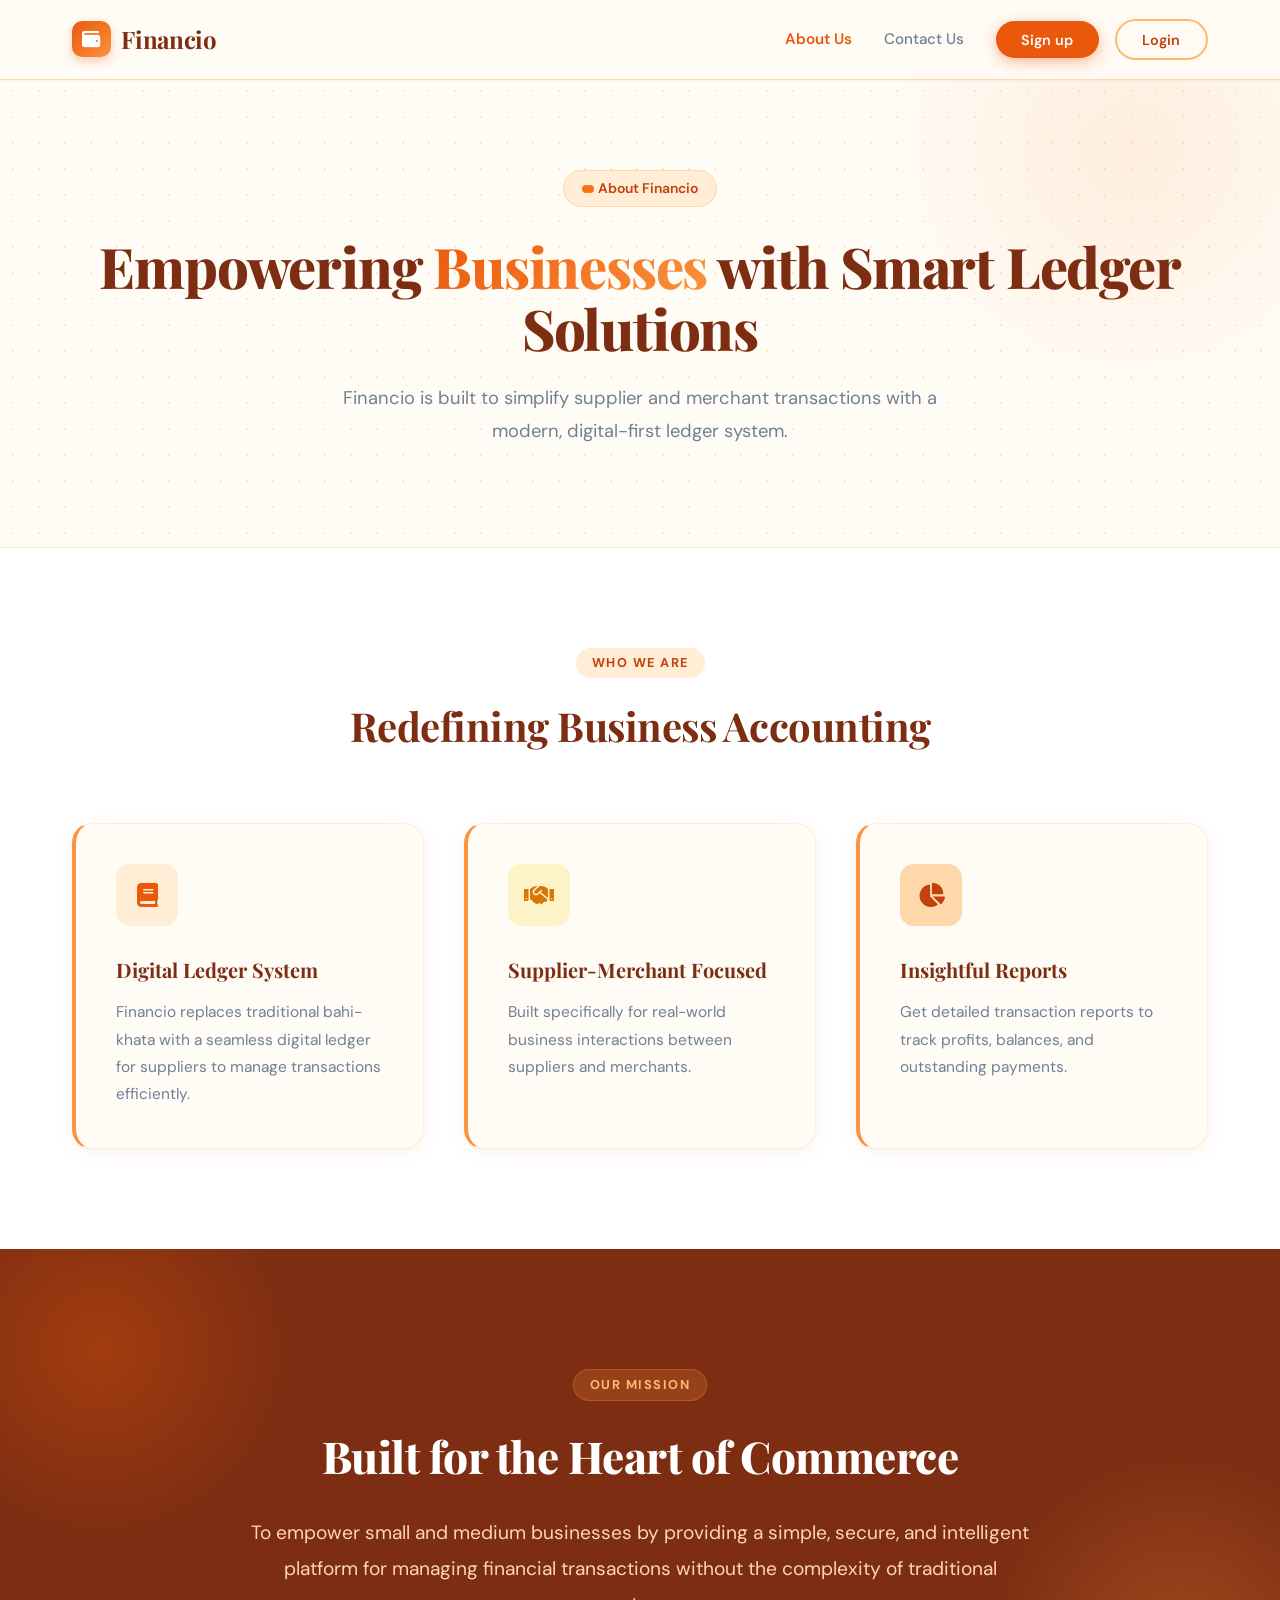
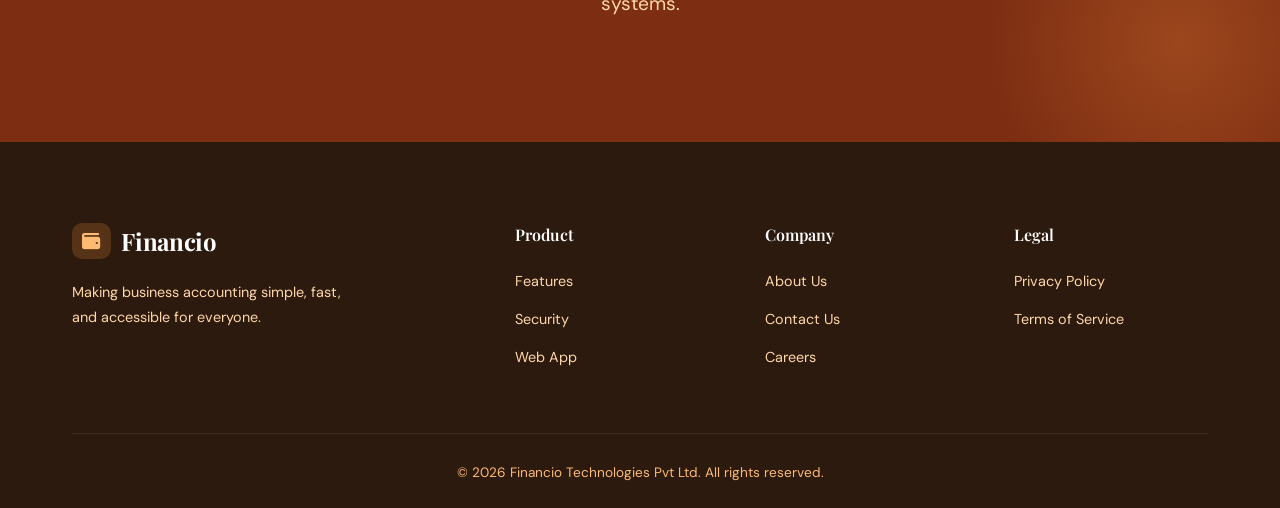
<file: financio/frontend/about/index.html>
<!DOCTYPE html>
<html lang="en">
<head>
    <meta charset="UTF-8">
    <meta name="viewport" content="width=device-width, initial-scale=1.0">
    <title>About Us - Financio</title>
    <link rel="preconnect" href="https://fonts.googleapis.com">
    <link rel="preconnect" href="https://fonts.gstatic.com" crossorigin>
    <link href="https://fonts.googleapis.com/css2?family=Playfair+Display:wght@500;600;700;800&family=DM+Sans:wght@300;400;500;600;700&display=swap" rel="stylesheet">
    <link rel="stylesheet" href="https://cdnjs.cloudflare.com/ajax/libs/font-awesome/6.0.0/css/all.min.css">
    <link rel="stylesheet" href="style.css">
</head>

<body>

    <nav>
        <div class="container flex justify-between items-center" style="width:100%;">
            <a href="../landingpage/index.html" class="logo">
                <div class="logo-icon"><i class="fas fa-wallet"></i></div>
                <span class="logo-text">Financio</span>
            </a>

            <div class="nav-links">
                <a href="../about/index.html" class="nav-link active-link">About Us</a>
                <a href="../contact/index.html" class="nav-link">Contact Us</a>

                <div id="auth-logged-out" style="display: flex; gap: 1rem; align-items: center;">
                    <a href="../signup/index.html"><button class="btn-nav">Sign up</button></a>
                    <a href="../login/index.html"><button class="btn-nav btn-outline">Login</button></a>
                </div>

                <div id="auth-logged-in" style="display: none; gap: 1rem; align-items: center;">
                    <a href="../main/index.html"><button class="btn-nav">Dashboard</button></a>
                    <button onclick="logoutUser()" class="btn-nav btn-outline">Logout</button>
                </div>
            </div>
        </div>
    </nav>

    <section class="hero">
        <div class="hero-bg-pattern"></div>
        <div class="container text-center fade-in-up" style="position:relative;z-index:1;">
            <div class="badge">
                <div class="dot-ping"></div> About Financio
            </div>
            <h1 class="hero-title">
                Empowering <span class="gradient-text">Businesses</span> with Smart Ledger Solutions
            </h1>
            <p class="hero-desc">
                Financio is built to simplify supplier and merchant transactions with a modern, digital-first ledger system.
            </p>
        </div>
    </section>

    <section class="features">
        <div class="container">
            <div class="section-header">
                <span class="section-tag">WHO WE ARE</span>
                <h3 class="section-title">Redefining Business Accounting</h3>
            </div>

            <div class="features-grid">
                <div class="feature-card">
                    <div class="icon-box" style="background: #ffedd5; color: #ea580c;">
                        <i class="fas fa-book"></i>
                    </div>
                    <h4>Digital Ledger System</h4>
                    <p class="feature-text">
                        Financio replaces traditional bahi-khata with a seamless digital ledger for suppliers to manage transactions efficiently.
                    </p>
                </div>

                <div class="feature-card">
                    <div class="icon-box" style="background: #fef3c7; color: #d97706;">
                        <i class="fas fa-handshake"></i>
                    </div>
                    <h4>Supplier-Merchant Focused</h4>
                    <p class="feature-text">
                        Built specifically for real-world business interactions between suppliers and merchants.
                    </p>
                </div>

                <div class="feature-card">
                    <div class="icon-box" style="background: #fed7aa; color: #c2410c;">
                        <i class="fas fa-chart-pie"></i>
                    </div>
                    <h4>Insightful Reports</h4>
                    <p class="feature-text">
                        Get detailed transaction reports to track profits, balances, and outstanding payments.
                    </p>
                </div>
            </div>
        </div>
    </section>

    <section class="mission-section">
        <div class="mission-glow mission-glow-left"></div>
        <div class="mission-glow mission-glow-right"></div>
        <div class="container text-center" style="position:relative;z-index:1;">
            <span class="mission-tag">OUR MISSION</span>
            <h2 class="mission-title">Built for the Heart of Commerce</h2>
            <p class="mission-desc">
                To empower small and medium businesses by providing a simple, secure, and intelligent
                platform for managing financial transactions without the complexity of traditional systems.
            </p>
        </div>
    </section>

    <footer>
        <div class="container">
            <div class="footer-grid">
                <div class="footer-col brand-col">
                    <div class="logo footer-logo">
                        <div class="logo-icon logo-icon-light"><i class="fas fa-wallet"></i></div>
                        <span class="logo-text" style="color:#fff;">Financio</span>
                    </div>
                    <p class="footer-desc">
                        Making business accounting simple, fast, and accessible for everyone.
                    </p>
                </div>

                <div class="footer-col">
                    <h6>Product</h6>
                    <ul class="footer-links">
                        <li><a href="../landingpage/index.html#features">Features</a></li>
                        <li><a href="#">Security</a></li>
                        <li><a href="#">Web App</a></li>
                    </ul>
                </div>

                <div class="footer-col">
                    <h6>Company</h6>
                    <ul class="footer-links">
                        <li><a href="../about/index.html">About Us</a></li>
                        <li><a href="../contact/index.html">Contact Us</a></li>
                        <li><a href="#">Careers</a></li>
                    </ul>
                </div>

                <div class="footer-col">
                    <h6>Legal</h6>
                    <ul class="footer-links">
                        <li><a href="#">Privacy Policy</a></li>
                        <li><a href="#">Terms of Service</a></li>
                    </ul>
                </div>
            </div>

            <div class="footer-bottom">
                <p>&copy; 2026 Financio Technologies Pvt Ltd. All rights reserved.</p>
            </div>
        </div>
    </footer>

    <script>
        document.addEventListener('DOMContentLoaded', () => {
            const token = localStorage.getItem('financioToken');
            const loggedOutDiv = document.getElementById('auth-logged-out');
            const loggedInDiv = document.getElementById('auth-logged-in');

            if (token) {
                if (loggedOutDiv) loggedOutDiv.style.display = 'none';
                if (loggedInDiv) loggedInDiv.style.display = 'flex';
            } else {
                if (loggedOutDiv) loggedOutDiv.style.display = 'flex';
                if (loggedInDiv) loggedInDiv.style.display = 'none';
            }
        });

        function logoutUser() {
            localStorage.removeItem('financioToken');
            window.location.reload();
        }
    </script>
</body>
</html>
</file>
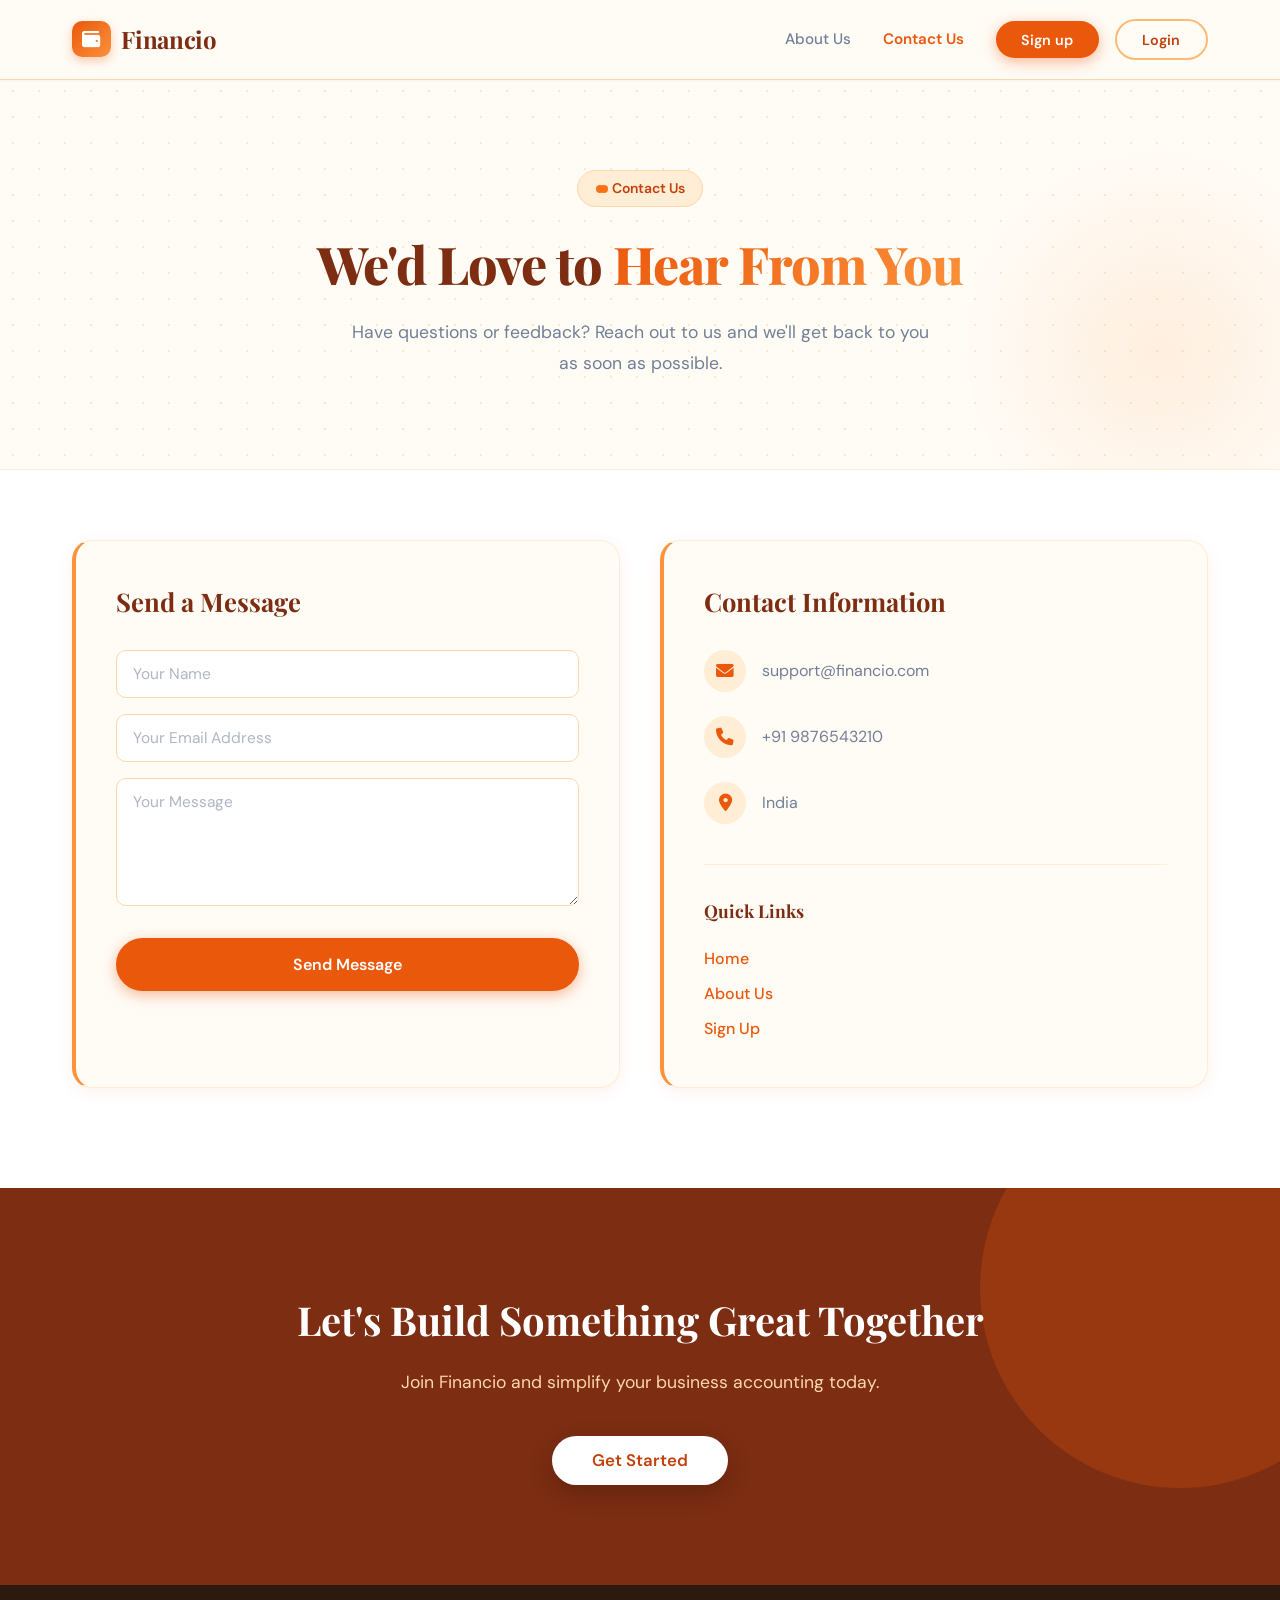
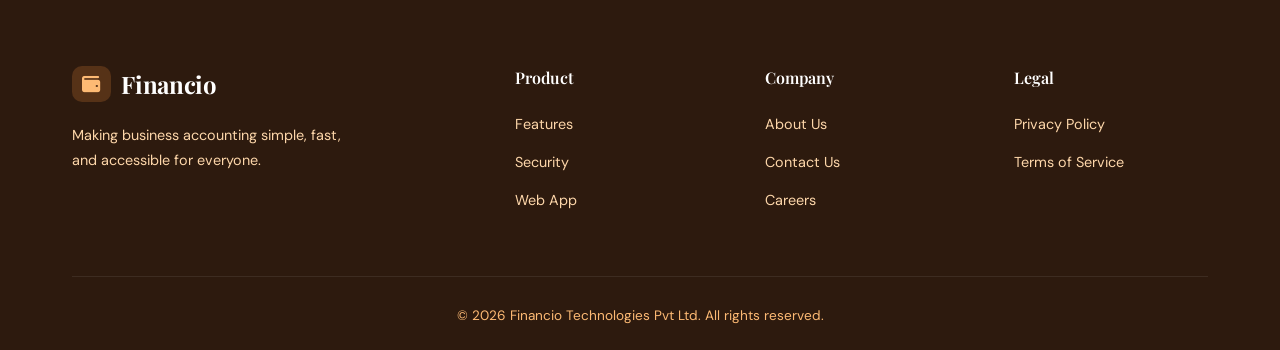
<file: financio/frontend/contact/index.html>
<!DOCTYPE html>
<html lang="en">
<head>
    <meta charset="UTF-8">
    <meta name="viewport" content="width=device-width, initial-scale=1.0">
    <title>Contact Us - Financio</title>
    <link rel="preconnect" href="https://fonts.googleapis.com">
    <link rel="preconnect" href="https://fonts.gstatic.com" crossorigin>
    <link href="https://fonts.googleapis.com/css2?family=Playfair+Display:wght@500;600;700;800&family=DM+Sans:wght@300;400;500;600;700&display=swap" rel="stylesheet">
    <link rel="stylesheet" href="https://cdnjs.cloudflare.com/ajax/libs/font-awesome/6.0.0/css/all.min.css">
    <link rel="stylesheet" href="style.css">
</head>

<body>

    <nav>
        <div class="container flex justify-between items-center w-full">
            <a href="../landingpage/index.html" class="logo">
                <div class="logo-icon"><i class="fas fa-wallet"></i></div>
                <span class="logo-text">Financio</span>
            </a>

            <div class="nav-links">
                <a href="../about/index.html" class="nav-link">About Us</a>
                <a href="../contact/index.html" class="nav-link active-link">Contact Us</a>

                <div id="auth-logged-out" style="display: flex; gap: 1rem; align-items: center;">
                    <a href="../signup/index.html"><button class="btn-nav">Sign up</button></a>
                    <a href="../login/index.html"><button class="btn-nav btn-outline">Login</button></a>
                </div>

                <div id="auth-logged-in" style="display: none; gap: 1rem; align-items: center;">
                    <a href="../main/index.html"><button class="btn-nav">Dashboard</button></a>
                    <button onclick="logoutUser()" class="btn-nav btn-outline">Logout</button>
                </div>
            </div>
        </div>
    </nav>

    <section class="hero">
        <div class="hero-bg-pattern"></div>
        <div class="container text-center fade-in-up" style="position:relative;z-index:1;">
            <div class="badge">
                <div class="dot-ping"></div> Contact Us
            </div>
            <h1 class="hero-title">
                We'd Love to <span class="gradient-text">Hear From You</span>
            </h1>
            <p class="hero-desc">
                Have questions or feedback? Reach out to us and we'll get back to you as soon as possible.
            </p>
        </div>
    </section>

    <section class="features">
        <div class="container">
            <div class="features-grid">

                <div class="feature-card">
                    <h3 class="card-title">Send a Message</h3>
                    <form onsubmit="event.preventDefault(); alert('Message sent!');">
                        <input type="text" class="input-field" placeholder="Your Name" required>
                        <input type="email" class="input-field" placeholder="Your Email Address" required>
                        <textarea class="input-field textarea-field" placeholder="Your Message" rows="5" required></textarea>
                        <button type="submit" class="btn-nav btn-submit">
                            Send Message
                        </button>
                    </form>
                </div>

                <div class="feature-card contact-info-card">
                    <h3 class="card-title">Contact Information</h3>
                    <div class="contact-details">
                        <p><i class="fas fa-envelope"></i> support@financio.com</p>
                        <p><i class="fas fa-phone"></i> +91 9876543210</p>
                        <p><i class="fas fa-map-marker-alt"></i> India</p>
                    </div>

                    <div class="quick-links-section">
                        <h4>Quick Links</h4>
                        <ul class="quick-links">
                            <li><a href="../landingpage/index.html">Home</a></li>
                            <li><a href="../about/index.html">About Us</a></li>
                            <li><a href="../signup/index.html">Sign Up</a></li>
                        </ul>
                    </div>
                </div>

            </div>
        </div>
    </section>

    <section class="cta-section">
        <div class="container text-center">
            <h2 class="cta-title">
                Let's Build Something Great Together
            </h2>
            <p class="cta-desc">
                Join Financio and simplify your business accounting today.
            </p>
            <a href="../signup/index.html">
                <button class="btn-nav btn-lg">Get Started</button>
            </a>
        </div>
    </section>

    <footer>
        <div class="container">
            <div class="footer-grid">
                <div class="footer-col brand-col">
                    <div class="logo footer-logo">
                        <div class="logo-icon logo-icon-light"><i class="fas fa-wallet"></i></div>
                        <span class="logo-text" style="color:#fff;">Financio</span>
                    </div>
                    <p class="footer-desc">
                        Making business accounting simple, fast, and accessible for everyone.
                    </p>
                </div>

                <div class="footer-col">
                    <h6>Product</h6>
                    <ul class="footer-links">
                        <li><a href="../landingpage/index.html#features">Features</a></li>
                        <li><a href="#">Security</a></li>
                        <li><a href="#">Web App</a></li>
                    </ul>
                </div>

                <div class="footer-col">
                    <h6>Company</h6>
                    <ul class="footer-links">
                        <li><a href="../about/index.html">About Us</a></li>
                        <li><a href="../contact/index.html">Contact Us</a></li>
                        <li><a href="#">Careers</a></li>
                    </ul>
                </div>

                <div class="footer-col">
                    <h6>Legal</h6>
                    <ul class="footer-links">
                        <li><a href="#">Privacy Policy</a></li>
                        <li><a href="#">Terms of Service</a></li>
                    </ul>
                </div>
            </div>

            <div class="footer-bottom">
                <p>&copy; 2026 Financio Technologies Pvt Ltd. All rights reserved.</p>
            </div>
        </div>
    </footer>

    <script>
        document.addEventListener('DOMContentLoaded', () => {
            const token = localStorage.getItem('financioToken');
            const loggedOutDiv = document.getElementById('auth-logged-out');
            const loggedInDiv = document.getElementById('auth-logged-in');

            if (token) {
                if (loggedOutDiv) loggedOutDiv.style.display = 'none';
                if (loggedInDiv) loggedInDiv.style.display = 'flex';
            } else {
                if (loggedOutDiv) loggedOutDiv.style.display = 'flex';
                if (loggedInDiv) loggedInDiv.style.display = 'none';
            }
        });

        function logoutUser() {
            localStorage.removeItem('financioToken');
            window.location.reload();
        }
    </script>
</body>
</html>
</file>
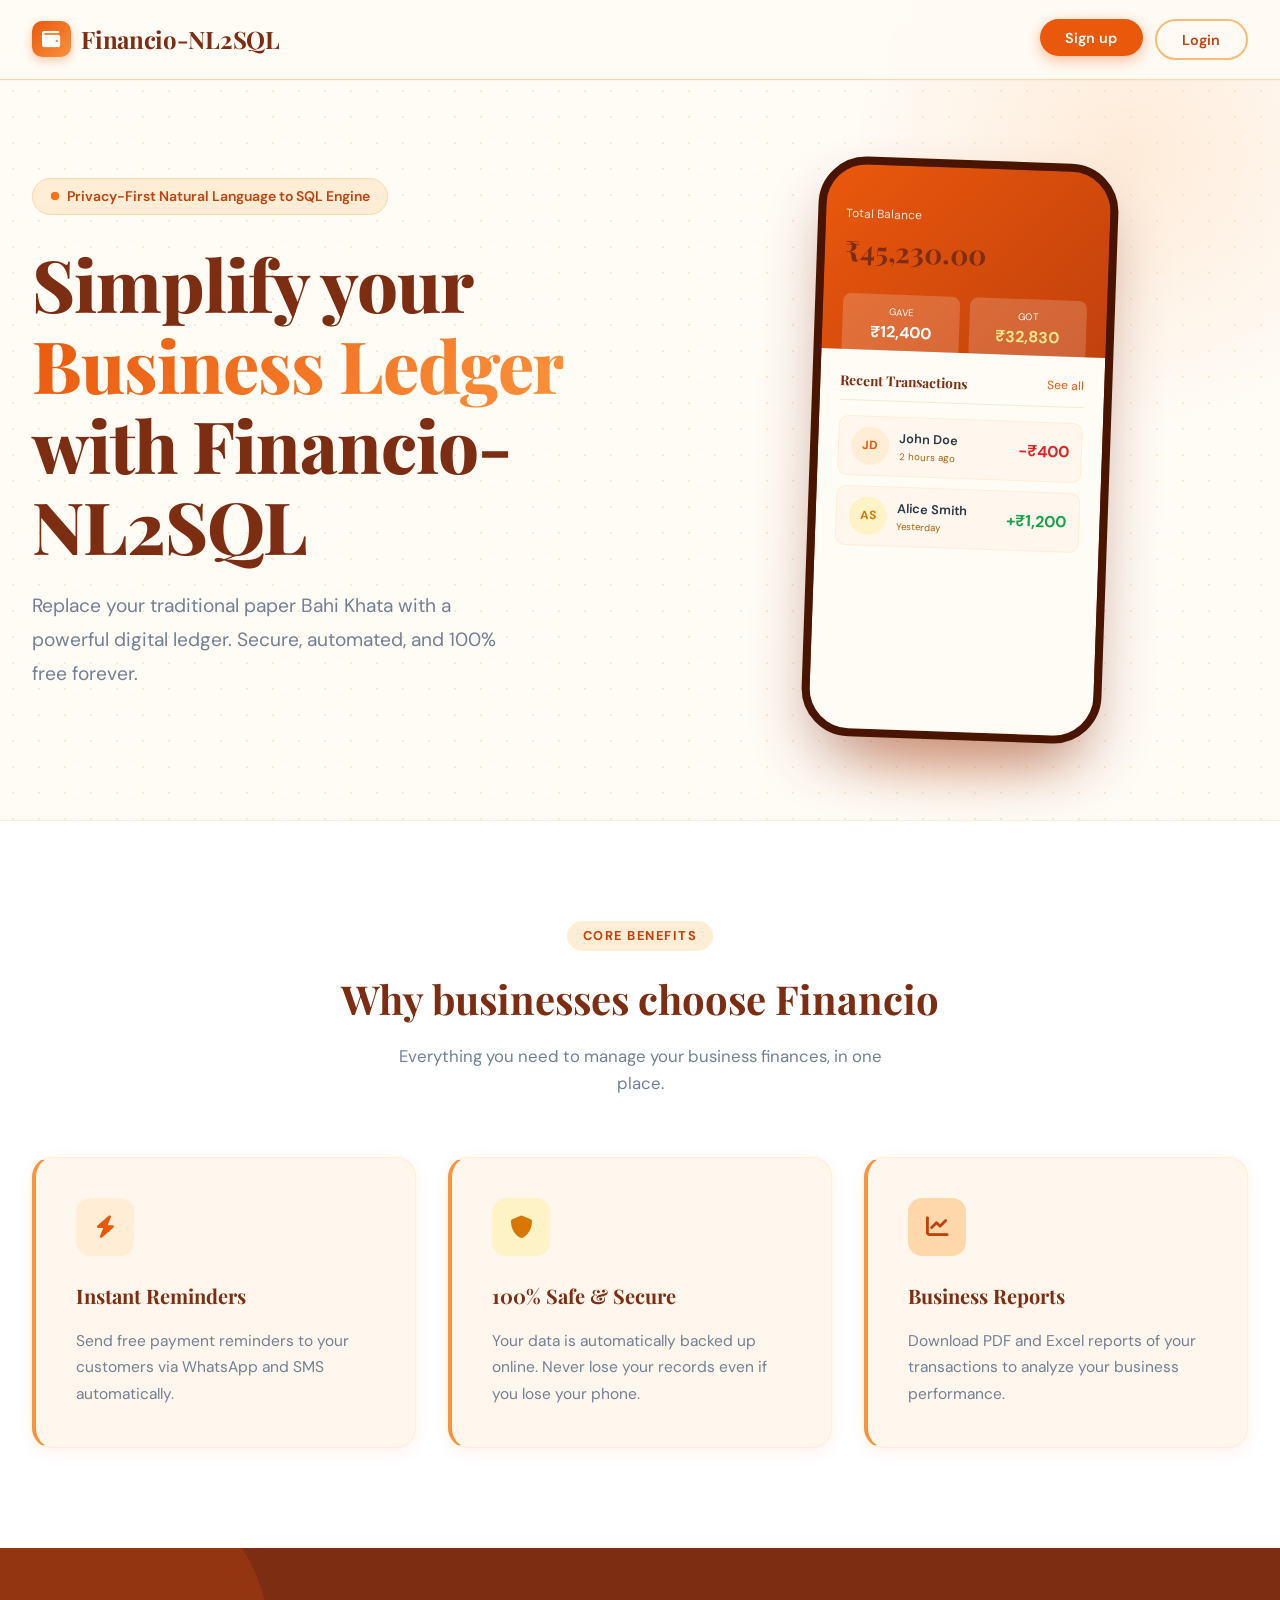
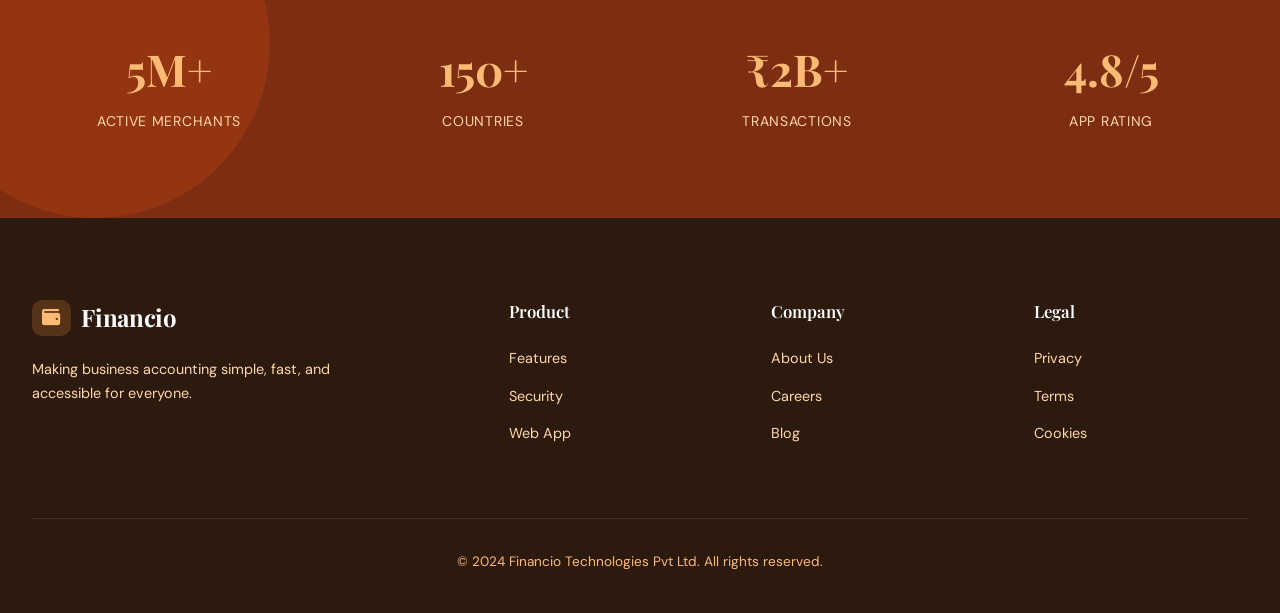
<file: financio/frontend/landingpage/index.html>
<!DOCTYPE html>
<html lang="en">
<head>
    <meta charset="UTF-8">
    <meta name="viewport" content="width=device-width, initial-scale=1.0">
    <title>Financio-NL2SQL - Digital Ledger & Natural Language to SQL Engine</title>
    <link rel="preconnect" href="https://fonts.googleapis.com">
    <link rel="preconnect" href="https://fonts.gstatic.com" crossorigin>
    <link href="https://fonts.googleapis.com/css2?family=Playfair+Display:wght@500;600;700;800&family=DM+Sans:wght@300;400;500;600;700&display=swap" rel="stylesheet">
    <link rel="stylesheet" href="https://cdnjs.cloudflare.com/ajax/libs/font-awesome/6.0.0/css/all.min.css">
    <link rel="stylesheet" href="style.css">
</head>
<body>

    <!-- Nav -->
    <nav>
        <div class="container flex justify-between items-center" style="width: 100%;">
            <a href="#" class="logo">
                <div class="logo-icon"><i class="fas fa-wallet"></i></div>
                <span class="logo-text">Financio-NL2SQL</span>
            </a>
            <div class="button-group">
                <a href="../signup/index.html"><button class="btn-nav">Sign up</button></a>
                <a href="../login/index.html"><button class="btn-nav btn-outline">Login</button></a>
            </div>
        </div>
    </nav>
    <!-- Hero Section -->
    <section class="hero">
        <div class="hero-bg-pattern"></div>
        <div class="container">
            <div class="hero-grid">
                <div class="hero-content">
                    <div class="badge">
                        <div class="dot-ping"></div>
                        Privacy-First Natural Language to SQL Engine
                    </div>
                    <h1 class="hero-title">
                        Simplify your <span class="gradient-text">Business Ledger</span> with Financio-NL2SQL
                    </h1>
                    <p class="hero-desc">
                        Replace your traditional paper Bahi Khata with a powerful digital ledger. Secure, automated, and 100% free forever.
                    </p>
                    <!-- ok -->
                    <!-- <div class="store-buttons">
                        <a href="#" class="store-btn btn-black">
                            <i class="fab fa-google-play" style="font-size: 1.5rem;"></i>
                            <div class="text-left">
                                <p style="font-size: 0.6rem; opacity: 0.8; margin: 0;">GET IT ON</p>
                                <p style="font-size: 1.1rem; font-weight: 600; margin: 0;">Google Play</p>
                            </div>
                        </a>
                        <a href="#" class="store-btn btn-white">
                            <i class="fab fa-apple" style="font-size: 1.5rem;"></i>
                            <div class="text-left">
                                <p style="font-size: 0.6rem; opacity: 0.8; margin: 0;">Download on the</p>
                                <p style="font-size: 1.1rem; font-weight: 600; margin: 0;">App Store</p>
                            </div>
                        </a>
                    </div> -->
                </div>

                <div class="mockup-container">
                    <div class="phone">
                        <div class="phone-header">
                            <p style="font-size:0.75rem;opacity:0.85;font-family:'DM Sans',sans-serif;">Total Balance</p>
                            <h2 style="font-size:1.75rem;font-weight:700;margin:5px 0 20px;font-family:'Playfair Display',serif;">&#8377;45,230.00</h2>
                            <div class="flex" style="gap:10px;">
                                <div style="background:rgba(255,255,255,0.18);flex:1;padding:10px;border-radius:8px;text-align:center;">
                                    <p style="font-size:0.6rem;text-transform:uppercase;letter-spacing:0.05em;font-family:'DM Sans',sans-serif;">Gave</p>
                                    <p style="font-weight:700;font-family:'DM Sans',sans-serif;">&#8377;12,400</p>
                                </div>
                                <div style="background:rgba(255,255,255,0.18);flex:1;padding:10px;border-radius:8px;text-align:center;">
                                    <p style="font-size:0.6rem;text-transform:uppercase;letter-spacing:0.05em;font-family:'DM Sans',sans-serif;">Got</p>
                                    <p style="font-weight:700;color:#fde68a;font-family:'DM Sans',sans-serif;">&#8377;32,830</p>
                                </div>
                            </div>
                        </div>
                        <div class="phone-body">
                            <div class="flex justify-between" style="margin-bottom:15px;border-bottom:1px solid #f3e8d4;padding-bottom:8px;">
                                <span style="font-weight:700;font-size:0.85rem;font-family:'Playfair Display',serif;color:#7c2d12;">Recent Transactions</span>
                                <span style="color:#ea580c;font-size:0.75rem;font-family:'DM Sans',sans-serif;cursor:pointer;">See all</span>
                            </div>
                            <div class="transaction-card">
                                <div class="avatar" style="background:#ffedd5;color:#ea580c;">JD</div>
                                <div style="flex:1;">
                                    <p style="font-size:0.8rem;font-weight:600;font-family:'DM Sans',sans-serif;">John Doe</p>
                                    <p style="font-size:0.6rem;color:#a16207;font-family:'DM Sans',sans-serif;">2 hours ago</p>
                                </div>
                                <span style="color:#dc2626;font-weight:700;font-family:'DM Sans',sans-serif;">-&#8377;400</span>
                            </div>
                            <div class="transaction-card">
                                <div class="avatar" style="background:#fef3c7;color:#d97706;">AS</div>
                                <div style="flex:1;">
                                    <p style="font-size:0.8rem;font-weight:600;font-family:'DM Sans',sans-serif;">Alice Smith</p>
                                    <p style="font-size:0.6rem;color:#a16207;font-family:'DM Sans',sans-serif;">Yesterday</p>
                                </div>
                                <span style="color:#16a34a;font-weight:700;font-family:'DM Sans',sans-serif;">+&#8377;1,200</span>
                            </div>
                        </div>
                    </div>
                    <div class="phone-glow"></div>
                </div>
            </div>
        </div>
    </section>

    <!-- Features Section -->
    <section id="features" class="features">
        <div class="container">
            <div class="section-header">
                <span class="section-tag">CORE BENEFITS</span>
                <h3 class="section-title">Why businesses choose Financio</h3>
                <p class="section-desc">Everything you need to manage your business finances, in one place.</p>
            </div>
            <div class="features-grid">
                <div class="feature-card">
                    <div class="icon-box" style="background:#ffedd5;color:#ea580c;">
                        <i class="fas fa-bolt"></i>
                    </div>
                    <h4>Instant Reminders</h4>
                    <p>Send free payment reminders to your customers via WhatsApp and SMS automatically.</p>
                </div>
                <div class="feature-card">
                    <div class="icon-box" style="background:#fef3c7;color:#d97706;">
                        <i class="fas fa-shield-alt"></i>
                    </div>
                    <h4>100% Safe &amp; Secure</h4>
                    <p>Your data is automatically backed up online. Never lose your records even if you lose your phone.</p>
                </div>
                <div class="feature-card">
                    <div class="icon-box" style="background:#fed7aa;color:#c2410c;">
                        <i class="fas fa-chart-line"></i>
                    </div>
                    <h4>Business Reports</h4>
                    <p>Download PDF and Excel reports of your transactions to analyze your business performance.</p>
                </div>
            </div>
        </div>
    </section>

    <!-- Stats -->
    <section class="stats">
        <div class="container">
            <div class="stats-grid">
                <div class="stat-item"><p class="stat-value">5M+</p><p class="stat-label">Active Merchants</p></div>
                <div class="stat-item"><p class="stat-value">150+</p><p class="stat-label">Countries</p></div>
                <div class="stat-item"><p class="stat-value">&#8377;2B+</p><p class="stat-label">Transactions</p></div>
                <div class="stat-item"><p class="stat-value">4.8/5</p><p class="stat-label">App Rating</p></div>
            </div>
        </div>
    </section>

    <!-- Footer -->
    <footer>
        <div class="container">
            <div class="footer-grid">
                <div class="footer-col">
                    <div class="logo footer-logo">
                        <div class="logo-icon logo-icon-light"><i class="fas fa-wallet"></i></div>
                        <span class="logo-text" style="color:#fff;">Financio</span>
                    </div>
                    <p class="footer-desc">Making business accounting simple, fast, and accessible for everyone.</p>
                </div>
                <div class="footer-col">
                    <h6>Product</h6>
                    <ul class="footer-links">
                        <li><a href="#">Features</a></li>
                        <li><a href="#">Security</a></li>
                        <li><a href="#">Web App</a></li>
                    </ul>
                </div>
                <div class="footer-col">
                    <h6>Company</h6>
                    <ul class="footer-links">
                        <li><a href="#">About Us</a></li>
                        <li><a href="#">Careers</a></li>
                        <li><a href="#">Blog</a></li>
                    </ul>
                </div>
                <div class="footer-col">
                    <h6>Legal</h6>
                    <ul class="footer-links">
                        <li><a href="#">Privacy</a></li>
                        <li><a href="#">Terms</a></li>
                        <li><a href="#">Cookies</a></li>
                    </ul>
                </div>
            </div>
            <div class="footer-bottom">
                <p>&copy; 2024 Financio Technologies Pvt Ltd. All rights reserved.</p>
            </div>
        </div>
    </footer>

    <script>
        // Simple Intersection Observer to fade in elements
        const observer = new IntersectionObserver((entries) => {
            entries.forEach(entry => {
                if (entry.isIntersecting) {
                    entry.target.style.opacity = 1;
                    entry.target.style.transform = 'translateY(0)';
                }
            });
        });

        document.querySelectorAll('.feature-card').forEach(el => {
            el.style.opacity = 0;
            el.style.transform = 'translateY(20px)';
            el.style.transition = 'all 0.6s ease-out';
            observer.observe(el);
        });
    </script>
</body>
</html>
</file>
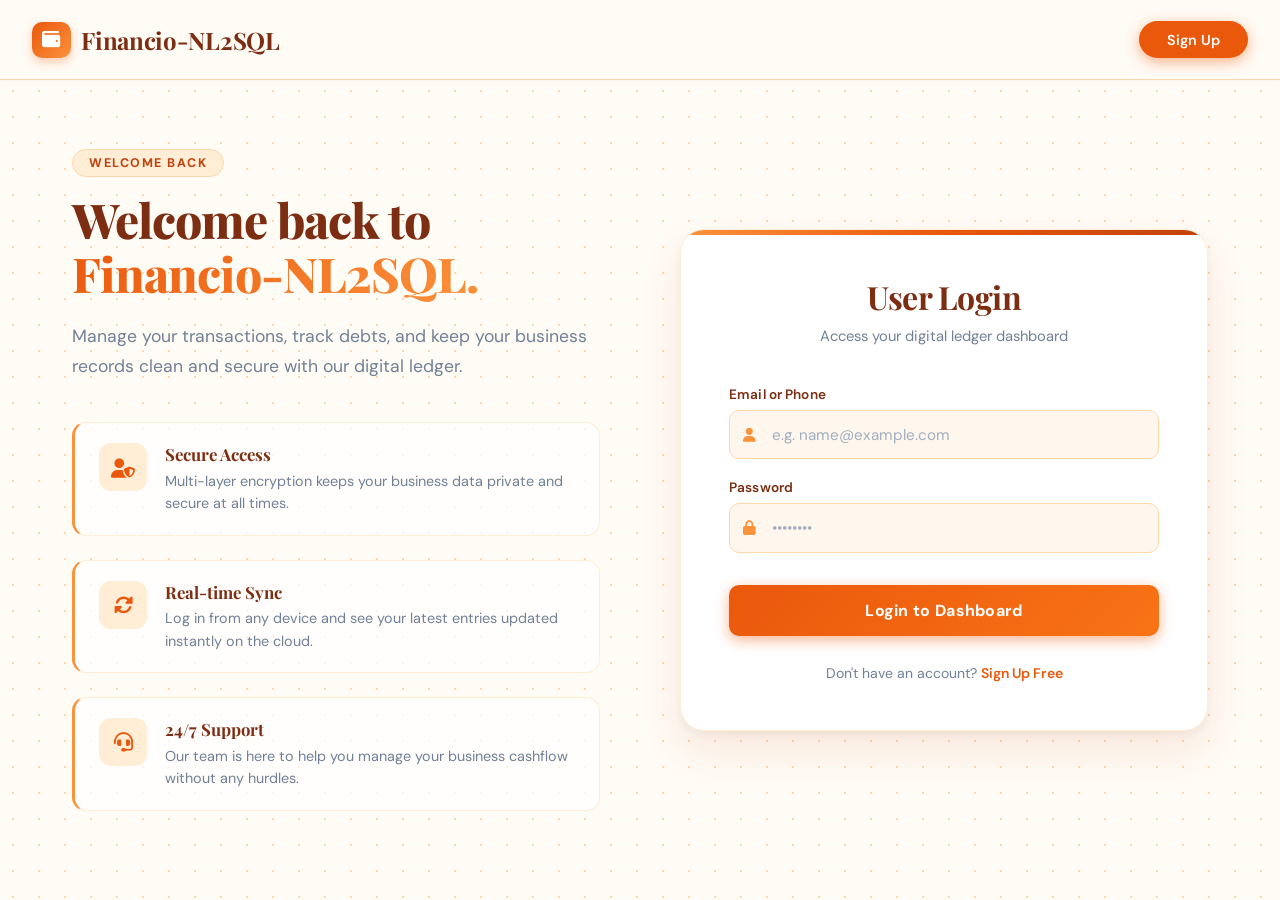
<file: financio/frontend/login/index.html>
<!DOCTYPE html>
<html lang="en">
<head>
    <meta charset="UTF-8">
    <meta name="viewport" content="width=device-width, initial-scale=1.0">
    <title>Financio-NL2SQL - Login</title>
    <link rel="preconnect" href="https://fonts.googleapis.com">
    <link rel="preconnect" href="https://fonts.gstatic.com" crossorigin>
    <link href="https://fonts.googleapis.com/css2?family=Playfair+Display:wght@500;600;700;800&family=DM+Sans:wght@300;400;500;600;700&display=swap" rel="stylesheet">
    <link rel="stylesheet" href="https://cdnjs.cloudflare.com/ajax/libs/font-awesome/6.0.0/css/all.min.css">
    <link rel="stylesheet" href="style.css">
</head>
<body>

    <!-- Navigation -->
    <nav>
        <div class="nav-container">
            <a href="index.html" class="logo">
                <div class="logo-icon"><i class="fas fa-wallet"></i></div>
                <span class="logo-text">Financio-NL2SQL</span>
            </a>
            <a href="../signup/index.html" class="btn-nav">Sign Up</a>
        </div>
    </nav>

    <main>
        <div class="content-wrapper">

            <!-- Left Side: Info -->
            <div class="info-section">
                <div class="info-header">
                    <span class="info-tag">WELCOME BACK</span>
                    <h1>Welcome back to <span>Financio-NL2SQL.</span></h1>
                    <p>Manage your transactions, track debts, and keep your business records clean and secure with our digital ledger.</p>
                </div>

                <div class="feature-list">
                    <div class="feature-item">
                        <div class="feature-icon"><i class="fas fa-user-shield"></i></div>
                        <div class="feature-text">
                            <h4>Secure Access</h4>
                            <p>Multi-layer encryption keeps your business data private and secure at all times.</p>
                        </div>
                    </div>
                    <div class="feature-item">
                        <div class="feature-icon"><i class="fas fa-sync-alt"></i></div>
                        <div class="feature-text">
                            <h4>Real-time Sync</h4>
                            <p>Log in from any device and see your latest entries updated instantly on the cloud.</p>
                        </div>
                    </div>
                    <div class="feature-item">
                        <div class="feature-icon"><i class="fas fa-headset"></i></div>
                        <div class="feature-text">
                            <h4>24/7 Support</h4>
                            <p>Our team is here to help you manage your business cashflow without any hurdles.</p>
                        </div>
                    </div>
                </div>
            </div>

            <!-- Right Side: Login Card -->
            <div class="login-card">
                <div class="card-top-bar"></div>
                <h2>User Login</h2>
                <p class="subtitle">Access your digital ledger dashboard</p>

                <form id="loginForm">
                    <div class="input-group">
                        <label for="identifier">Email or Phone</label>
                        <div class="input-wrapper">
                            <i class="fas fa-user input-icon"></i>
                            <input type="text" id="identifier" placeholder="e.g. name@example.com" required>
                        </div>
                    </div>

                    <div class="input-group">
                        <label for="password">Password</label>
                        <div class="input-wrapper">
                            <i class="fas fa-lock input-icon"></i>
                            <input type="password" id="password" placeholder="••••••••" required>
                        </div>
                    </div>

                    <button type="submit">Login to Dashboard</button>
                </form>

                <p class="footer-text">
                    Don't have an account? <a href="../signup/index.html">Sign Up Free</a>
                </p>
            </div>

        </div>
    </main>

    <script>
        const loginForm = document.getElementById('loginForm');

        loginForm.addEventListener('submit', async (e) => {
            e.preventDefault();

            const identifier = document.getElementById('identifier').value;
            const password   = document.getElementById('password').value;

            try {
                const response = await fetch('http://localhost:8000/api/v1/users/login', {
                    method: 'POST',
                    headers: { 'Content-Type': 'application/json' },
                    body: JSON.stringify({ identifier, password })
                });

                const data = await response.json();

                if (response.ok) {
                    console.log('Login successful!');
                    localStorage.setItem('financioToken', data.token);
                    localStorage.setItem('financioUser', JSON.stringify(data.user));
                    window.location.href = '../main/index.html';
                } else {
                    alert(`Login Failed: ${data.message}`);
                }
            } catch (error) {
                console.error('Error:', error);
                alert('Could not connect to the server. Is your backend running on port 8000?');
            }
        });
    </script>
</body>
</html>
</file>
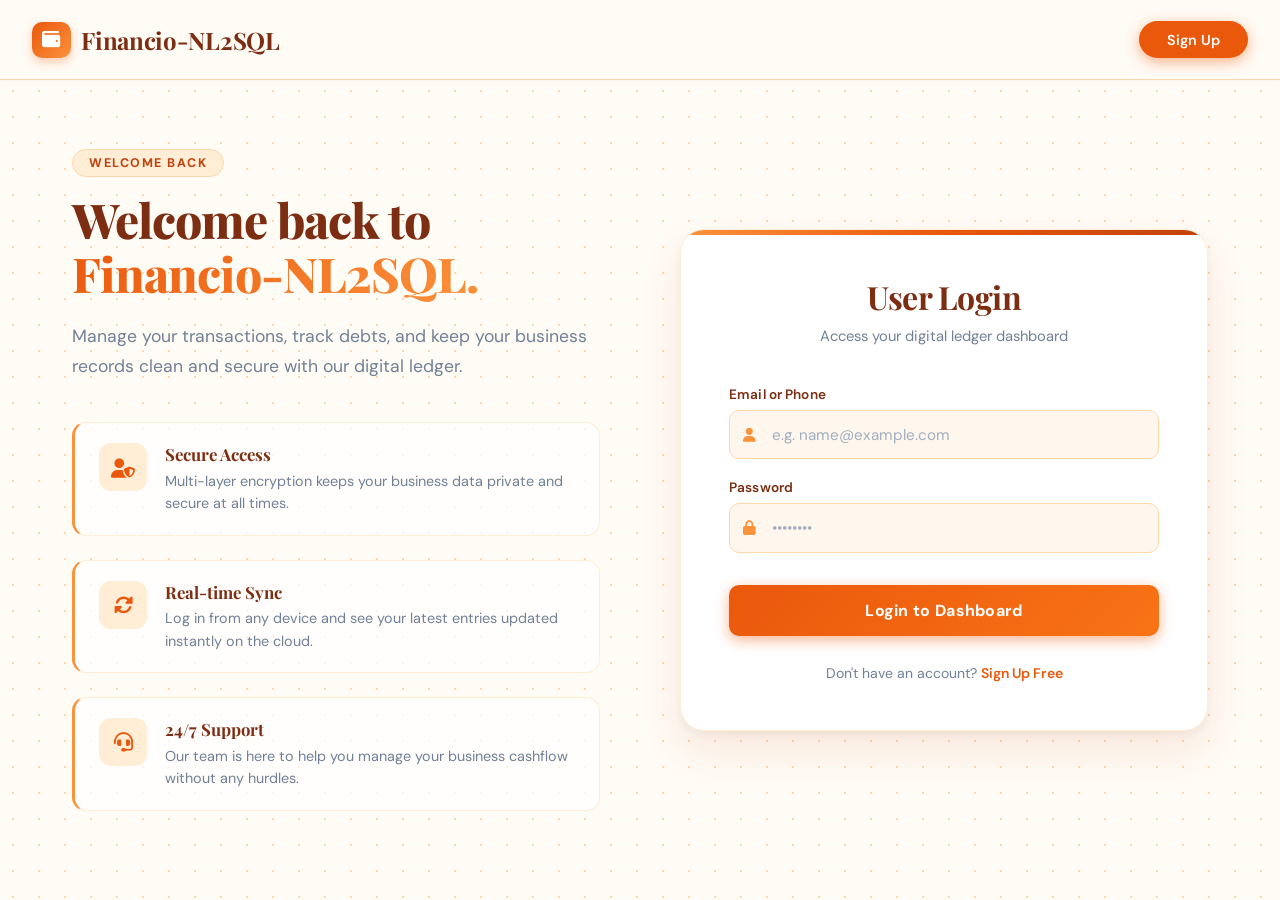
<file: financio/frontend/main/index.html>
<!DOCTYPE html>
<html lang="en">
<head>
    <meta charset="UTF-8">
    <meta name="viewport" content="width=device-width, initial-scale=1.0">
    <title>Financio-NL2SQL - Dashboard & Natural Language Ledger</title>
    <link rel="preconnect" href="https://fonts.googleapis.com">
    <link rel="preconnect" href="https://fonts.gstatic.com" crossorigin>
    <link href="https://fonts.googleapis.com/css2?family=Playfair+Display:wght@500;600;700;800&family=DM+Sans:wght@300;400;500;600;700&display=swap" rel="stylesheet">
    <link rel="stylesheet" href="style.css">
</head>

<body>
    <aside class="sidebar">
        <h2 class="sidebar-brand" id="user-display-name">USERNAME</h2>
        <div class="sidebar-menu">
            <a href="#" class="sidebar-item active">
                <svg viewBox="0 0 24 24" width="20" height="20" stroke="currentColor" fill="none" stroke-width="2" stroke-linecap="round" stroke-linejoin="round">
                    <rect x="3" y="3" width="7" height="7"></rect>
                    <rect x="14" y="3" width="7" height="7"></rect>
                    <rect x="14" y="14" width="7" height="7"></rect>
                    <rect x="3" y="14" width="7" height="7"></rect>
                </svg>
                All Notes
            </a>
            <a href="#" class="sidebar-item">
                <svg viewBox="0 0 24 24" width="20" height="20" stroke="currentColor" fill="none" stroke-width="2" stroke-linecap="round" stroke-linejoin="round">
                    <path d="M20.84 4.61a5.5 5.5 0 0 0-7.78 0L12 5.67l-1.06-1.06a5.5 5.5 0 0 0-7.78 7.78l1.06 1.06L12 21.23l7.78-7.78 1.06-1.06a5.5 5.5 0 0 0 0-7.78z"></path>
                </svg>
                Favorites
            </a>
            <a href="#" class="sidebar-item">
                <svg viewBox="0 0 24 24" width="20" height="20" stroke="currentColor" fill="none" stroke-width="2" stroke-linecap="round" stroke-linejoin="round">
                    <line x1="12" y1="1" x2="12" y2="23"></line>
                    <path d="M17 5H9.5a3.5 3.5 0 0 0 0 7h5a3.5 3.5 0 0 1 0 7H6"></path>
                </svg>
                Transactions
            </a>
        </div>
    </aside>

    <div class="content-wrapper">
        <nav class="navbar glass">
            <div class="logo"><h1>FINANCIO-NL2SQL</h1></div>
            <div class="nav-menu">
                <a href="#" class="nav-item active">Dashboard</a>
                <a href="../about/index.html" class="nav-item">About Us</a>
                <a href="#add-shop" class="nav-item">Add Shop</a>
                <a href="../profile/" class="nav-item">Profile</a>
                <a href="../contact/index.html" class="nav-item">Contact Us</a>
            </div>
        </nav>

        <main class="main-content" id="shops">
            <div class="header">
                <h1>Your Shops &amp; Logistics</h1>
                <a href="#add-shop" class="btn btn-primary">+ New Shop</a>
            </div>
            <div class="shops-grid" id="shops-container">
                <p style="color: var(--text-muted);">Loading your shops...</p>
            </div>
        </main>

        <!-- Ledger Modal -->
        <div class="modal-overlay" id="ledger">
            <a href="#" class="modal-bg-click"></a>
            <div class="modal-card large glass">
                <div class="modal-header">
                    <div>
                        <h2 class="modal-title" id="ledger-modal-title">Ledger</h2>
                        <div class="modal-subtitle">
                            <span id="ledger-shop-address">Loading address...</span>
                            <div class="owner-info">
                                <svg viewBox="0 0 24 24" width="16" height="16" stroke="currentColor" fill="none" stroke-width="2" stroke-linecap="round" stroke-linejoin="round"><path d="M20 21v-2a4 4 0 0 0-4-4H8a4 4 0 0 0-4 4v2"></path><circle cx="12" cy="7" r="4"></circle></svg>
                                <strong id="ledger-shop-owner">Loading owner...</strong>
                            </div>
                            <div class="contact-info">
                                <svg viewBox="0 0 24 24" width="16" height="16" stroke="currentColor" fill="none" stroke-width="2" stroke-linecap="round" stroke-linejoin="round"><path d="M22 16.92v3a2 2 0 0 1-2.18 2 19.79 19.79 0 0 1-8.63-3.07 19.5 19.5 0 0 1-6-6 19.79 19.79 0 0 1-3.07-8.67A2 2 0 0 1 4.11 2h3a2 2 0 0 1 2 1.72 12.84 12.84 0 0 0 .7 2.81 2 2 0 0 1-.45 2.11L8.09 9.91a16 16 0 0 0 6 6l1.27-1.27a2 2 0 0 1 2.11-.45 12.84 12.84 0 0 0 2.81.7A2 2 0 0 1 22 16.92z"></path></svg>
                                <span id="ledger-shop-phone">Loading phone...</span>
                            </div>
                        </div>
                    </div>
                    <a href="#" class="close-btn" title="Close">&times;</a>
                </div>

                <div class="ledger-summary">
                    <div class="progress-container lg">
                        <div class="progress-bar lg" id="ledger-progress-bar" style="width: 0%;"></div>
                    </div>
                    <div class="progress-text lg">
                        <span class="stat-green" id="ledger-stat-paid">0% Paid (&#8377;0)</span>
                        <span class="stat-red" id="ledger-stat-rem">0% Remaining (&#8377;0)</span>
                    </div>
                </div>

                <div class="section-header">
                    <h3>Entries &amp; Transactions</h3>
                    <a href="#record-payment" class="btn btn-primary btn-sm text-center" style="text-decoration: none;">+ Record Payment</a>
                </div>

                <table class="ledger-table w-100">
                    <thead>
                        <tr>
                            <th>Date</th>
                            <th>Product Name</th>
                            <th>Quantity</th>
                            <th>Price/Item</th>
                            <th>Total Amount</th>
                            <th>Amount</th>
                            <th>Payment Type</th>
                            <th>Remaining</th>
                            <th>Notes</th>
                        </tr>
                    </thead>
                    <tbody id="ledger-table-body">
                        <tr><td colspan="9" style="text-align: center; padding: 20px;">Select a shop to view transactions</td></tr>
                    </tbody>
                </table>
            </div>
        </div>

        <!-- Edit Note Modal -->
        <div class="modal-overlay" id="edit-note">
            <a href="#ledger" class="modal-bg-click"></a>
            <div class="modal-card small glass">
                <div class="modal-header">
                    <h2 class="modal-title">Transaction Note</h2>
                    <a href="#ledger" class="close-btn" title="Close">&times;</a>
                </div>
                <div class="input-group">
                    <textarea class="input-field note-textarea" placeholder="Write a note..."></textarea>
                </div>
                <div class="mt-16">
                    <a href="#ledger" class="btn btn-primary w-100 text-center">Save Note</a>
                </div>
            </div>
        </div>

        <!-- Add Shop Modal -->
        <div class="modal-overlay" id="add-shop">
            <a href="#" class="modal-bg-click"></a>
            <div class="modal-card small glass">
                <div class="modal-header">
                    <h2 class="modal-title">Add New Shop</h2>
                    <a href="#" class="close-btn" title="Close">&times;</a>
                </div>
                <div class="input-group">
                    <input type="text" id="new-shop-name" class="input-field" placeholder="Shop / Business Name">
                    <select id="new-shop-category" class="input-field" style="appearance: none; cursor: pointer;">
                        <option value="" disabled selected>Select Shop Category</option>
                        <option value="grocery">Grocery &amp; Kirana</option>
                        <option value="electronics">Electronics &amp; Appliances</option>
                        <option value="hardware">Hardware &amp; Construction</option>
                        <option value="clothing">Clothing &amp; Textiles</option>
                        <option value="general">General / Other</option>
                    </select>
                    <input type="text" id="new-shop-owner" class="input-field" placeholder="Owner Name">
                    <input type="tel" id="new-shop-phone" class="input-field" placeholder="Phone Number">
                    <textarea id="new-shop-address" class="input-field" placeholder="Full Business Address"></textarea>
                </div>
                <div class="mt-32">
                    <button onclick="submitNewShop(event)" class="btn btn-primary w-100">Create Shop Profile</button>
                </div>
            </div>
        </div>

        <!-- Contact Modal -->
        <div class="modal-overlay" id="contact">
            <a href="#" class="modal-bg-click"></a>
            <div class="modal-card small glass">
                <div class="modal-header">
                    <h2 class="modal-title">Contact Support</h2>
                    <a href="#" class="close-btn" title="Close">&times;</a>
                </div>
                <div class="input-group">
                    <input type="text" class="input-field" placeholder="Your Name">
                    <input type="email" class="input-field" placeholder="Email Address">
                    <textarea class="input-field" placeholder="How can we help?"></textarea>
                </div>
                <div class="mt-32">
                    <a href="#" class="btn btn-primary w-100">Send Message</a>
                </div>
            </div>
        </div>

        <!-- Record Payment Modal -->
        <div class="modal-overlay" id="record-payment">
            <a href="#ledger" class="modal-bg-click"></a>
            <div class="modal-card small glass">
                <div class="modal-header">
                    <h2 class="modal-title">Record Transaction</h2>
                    <a href="#ledger" class="close-btn" title="Close">&times;</a>
                </div>
                <div class="input-group">
                    <select id="trans-type" class="input-field" style="cursor: pointer; font-weight: 600; color: var(--text-main);">
                        <option value="PAYMENT_RECEIVED" selected>&#11015;&#65039; Receive Payment</option>
                        <option value="REFUND_ISSUED">&#11014;&#65039; Issue Refund</option>
                    </select>
                    <input type="text" id="product-name" class="input-field" placeholder="Product Name (e.g. Sona Masoori Rice)">
                    <div style="display: flex; gap: 16px;">
                        <input type="number" id="item-price" class="input-field" placeholder="Price/Item (&#8377;)" oninput="calculateTotal()" style="flex: 1;">
                        <input type="number" id="item-qty" class="input-field" placeholder="Quantity" oninput="calculateTotal()" style="flex: 1;">
                    </div>
                    <input type="number" id="total-amount" class="input-field" placeholder="Total Amount (&#8377;)" readonly style="background: #f3e8d4; font-weight: 700; color: var(--text-main); cursor: not-allowed;">
                    <input type="number" id="amount-paid" class="input-field" placeholder="Amount Actually Paid (&#8377;)" style="border: 2px solid #10b981;">
                    <select id="payment-method" class="input-field" style="appearance: none; cursor: pointer;">
                        <option value="" disabled selected>Select Payment Mode</option>
                        <option value="UPI">UPI / PhonePe / GPay</option>
                        <option value="CASH">Cash</option>
                        <option value="BANK">Bank Transfer</option>
                    </select>
                    <input type="date" id="trans-date" class="input-field" style="cursor: pointer;">
                    <textarea id="trans-notes" class="input-field" placeholder="Notes / Reason for transaction (Optional)" style="min-height: 80px;"></textarea>
                </div>
                <div class="mt-32">
                    <button onclick="submitTransaction(event)" class="btn btn-primary w-100 text-center">Save Transaction</button>
                </div>
            </div>
        </div>

        <script>
            // We store all shops globally so we can access their details later!
            let globalShops = [];
            let activeShopId = null;

            function calculateTotal() {
                const price = document.getElementById('item-price').value;
                const qty = document.getElementById('item-qty').value;
                const totalInput = document.getElementById('total-amount');
                const paidInput = document.getElementById('amount-paid');
                
                if (price && qty) {
                    const total = (parseFloat(price) * parseFloat(qty)).toFixed(2);
                    totalInput.value = total;
                    paidInput.value = total; 
                } else {
                    totalInput.value = '';
                    paidInput.value = '';
                }
            }

            async function submitNewShop(event) {
                event.preventDefault();

                const shopData = {
                    shop_name: document.getElementById('new-shop-name').value,
                    shop_owner: document.getElementById('new-shop-owner').value,
                    phone_no: document.getElementById('new-shop-phone').value,
                    shop_address: document.getElementById('new-shop-address').value,
                    shop_category: document.getElementById('new-shop-category').value || 'general'
                };

                const token = localStorage.getItem('financioToken'); 

                if (!token) {
                    alert("Please log in first!");
                    return;
                }

                try {
                    const response = await fetch('http://localhost:8000/api/shops', {
                        method: 'POST',
                        headers: { 
                            'Content-Type': 'application/json',
                            'Authorization': `Bearer ${token}` 
                        },
                        body: JSON.stringify(shopData)
                    });
                    
                    if (response.ok) {
                        alert('Shop added successfully!');
                        window.location.reload(); 
                    } else {
                        const errorData = await response.json();
                        alert('Error: ' + errorData.message);
                    }
                } catch (error) {
                    console.error('Network Error:', error);
                    alert('Failed to connect to the server.');
                }
            }

            async function loadShops() {
                const token = localStorage.getItem('financioToken');
                const container = document.getElementById('shops-container');

                if (!token) {
                    window.location.href = '../login/index.html';
                    return;
                }

                try {
                    const response = await fetch('http://localhost:8000/api/shops', {
                        headers: { 'Authorization': `Bearer ${token}` }
                    });

                    if (!response.ok) throw new Error('Failed to fetch shops');

                    const shops = await response.json();
                    globalShops = shops;
                    container.innerHTML = ''; 

                    if (shops.length === 0) {
                        container.innerHTML = '<p style="color: var(--text-muted);">You have no shops yet. Click "+ New Shop" to get started!</p>';
                        return;
                    }

                    shops.forEach(shop => {
                        let shopIconSVG = '';
                        switch(shop.shop_category) {
                            case 'grocery':
                                shopIconSVG = `<svg viewBox="0 0 24 24" width="24" height="24" stroke="currentColor" fill="none" stroke-width="2" stroke-linecap="round" stroke-linejoin="round" class="text-emerald"><path d="M6 2L3 6v14a2 2 0 0 0 2 2h14a2 2 0 0 0 2-2V6l-3-4z"></path><line x1="3" y1="6" x2="21" y2="6"></line><path d="M16 10a4 4 0 0 1-8 0"></path></svg>`;
                                break;
                            case 'electronics':
                                shopIconSVG = `<svg viewBox="0 0 24 24" width="24" height="24" stroke="currentColor" fill="none" stroke-width="2" stroke-linecap="round" stroke-linejoin="round" class="text-amber"><polygon points="13 2 3 14 12 14 11 22 21 10 12 10 13 2"></polygon></svg>`;
                                break;
                            case 'hardware':
                                shopIconSVG = `<svg viewBox="0 0 24 24" width="24" height="24" stroke="currentColor" fill="none" stroke-width="2" stroke-linecap="round" stroke-linejoin="round" class="text-slate"><path d="M14.7 6.3a1 1 0 0 0 0 1.4l1.6 1.6a1 1 0 0 0 1.4 0l3.77-3.77a6 6 0 0 1-7.94 7.94l-6.91 6.91a2.12 2.12 0 0 1-3-3l6.91-6.91a6 6 0 0 1 7.94-7.94l-3.76 3.76z"></path></svg>`;
                                break;
                            case 'clothing':
                                shopIconSVG = `<svg viewBox="0 0 24 24" width="24" height="24" stroke="currentColor" fill="none" stroke-width="2" stroke-linecap="round" stroke-linejoin="round" class="text-pink"><path d="M20.59 13.41l-7.17 7.17a2 2 0 0 1-2.83 0L2 12V2h10l8.59 8.59a2 2 0 0 1 0 2.82z"></path><line x1="7" y1="7" x2="7.01" y2="7"></line></svg>`;
                                break;
                            default:
                                shopIconSVG = `<svg viewBox="0 0 24 24" width="24" height="24" stroke="currentColor" fill="none" stroke-width="2" stroke-linecap="round" stroke-linejoin="round" style="color: #ea580c;"><rect x="3" y="3" width="18" height="18" rx="2" ry="2"></rect><line x1="3" y1="9" x2="21" y2="9"></line><line x1="9" y1="21" x2="9" y2="9"></line></svg>`;
                        }

                        const totalAmount = parseFloat(shop.total_amount) || 0;
                        const totalPaid = parseFloat(shop.total_paid) || 0;
                        const totalRem = parseFloat(shop.total_remaining) || 0;
                        
                        const paidPercent = totalAmount === 0 ? 0 : Math.round((totalPaid / totalAmount) * 100);
                        const remPercent = totalAmount === 0 ? 0 : (100 - paidPercent);

                        container.innerHTML += `
                            <a href="#ledger" class="shop-card glass" onclick="setActiveShop(${shop.shop_id})">
                                <div class="shop-title">
                                    ${shopIconSVG}
                                    ${shop.shop_name}
                                </div>
                                <div class="shop-address">${shop.shop_address || 'No address provided'}</div>
                                <div class="mt-auto">
                                    <div class="progress-container">
                                        <div class="progress-bar" id="card-prog-${shop.shop_id}" style="width: ${paidPercent}%;"></div>
                                    </div>
                                    <div class="progress-text">
                                        <span class="stat-green">${paidPercent}% Paid</span>
                                        <span class="stat-red">${remPercent}% Remaining</span>
                                    </div>
                                    <div class="shop-stats">
                                        <div class="stat-item">
                                            <span class="stat-label">Total Amount</span>
                                            <span class="stat-value">&#8377;${totalAmount.toFixed(2)}</span>
                                        </div>
                                        <div class="stat-item">
                                            <span class="stat-label">Amount Paid</span>
                                            <span class="stat-value stat-green">&#8377;${totalPaid.toFixed(2)}</span>
                                        </div>
                                        <div class="stat-item">
                                            <span class="stat-label">Remaining</span>
                                            <span class="stat-value stat-red">&#8377;${totalRem.toFixed(2)}</span>
                                        </div>
                                    </div>
                                </div>
                            </a>
                        `;
                    });
                } catch (error) {
                    console.error(error);
                    container.innerHTML = '<p style="color: red;">Error loading shops.</p>';
                }
            }

            async function setActiveShop(shopId) {
                activeShopId = shopId;
                
                const currentShop = globalShops.find(s => s.shop_id === shopId);
                
                document.getElementById('ledger-modal-title').innerText = `Ledger: ${currentShop.shop_name}`;
                document.getElementById('ledger-shop-address').innerText = currentShop.shop_address || 'No address provided';
                document.getElementById('ledger-shop-owner').innerText = currentShop.shop_owner ? `${currentShop.shop_owner} (Owner)` : 'Owner N/A';
                document.getElementById('ledger-shop-phone').innerText = currentShop.phone_no || 'N/A';
                
                const token = localStorage.getItem('financioToken');
                const tbody = document.getElementById('ledger-table-body');
                
                tbody.innerHTML = '<tr><td colspan="9" style="text-align:center; padding: 20px;">Loading transactions...</td></tr>';

                try {
                    const response = await fetch(`http://localhost:8000/api/ledger/${shopId}`, {
                        headers: { 'Authorization': `Bearer ${token}` }
                    });

                    if (!response.ok) throw new Error('Failed to fetch ledger');

                    const transactions = await response.json();
                    tbody.innerHTML = ''; 

                    let totalAmountSum = 0;
                    let totalPaidSum = 0;

                    if (transactions.length === 0) {
                        tbody.innerHTML = '<tr><td colspan="9" style="text-align:center; padding: 20px;">No transactions found. Click "+ Record Payment" to add one.</td></tr>';
                    } else {
                        transactions.forEach(t => {
                            totalAmountSum += parseFloat(t.total_amount || 0);
                            totalPaidSum += parseFloat(t.amount_paid || 0);

                            const date = new Date(t.entry_date).toLocaleDateString('en-US', { month: 'short', day: 'numeric', year: 'numeric' });
                            
                            const isPayment = t.payment_method !== 'REFUND'; 
                            const amountClass = isPayment ? 'stat-green' : 'stat-red';
                            const amountPrefix = isPayment ? '+' : '-';
                            const badgeBg = isPayment ? 'rgba(16, 185, 129, 0.1)' : 'rgba(239, 68, 68, 0.1)';
                            const badgeColor = isPayment ? '#10b981' : '#ef4444';
                            const badgeText = isPayment ? '&#11015; Received' : '&#11014; Refunded';

                            tbody.innerHTML += `
                                <tr>
                                    <td style="line-height: 1.4; color: var(--text-muted);">${date}</td>
                                    <td style="line-height: 1.4; color: var(--text-main); font-weight: 600;">${t.product_name}</td>
                                    <td>${t.quantity}</td>
                                    <td>&#8377;${t.price}</td>
                                    <td>&#8377;${t.total_amount}</td>
                                    <td class="${amountClass}">${amountPrefix}&#8377;${t.amount_paid}</td>
                                    <td class="text-accent-medium">
                                        <span style="font-size: 11px; font-weight: 600; color: ${badgeColor}; background: ${badgeBg}; padding: 2px 6px; border-radius: 4px; display: inline-block; margin-bottom: 4px;">${badgeText}</span><br>
                                        ${t.payment_method || 'N/A'}
                                    </td>
                                    <td class="stat-red">&#8377;${t.amount_rem}</td>
                                    <td>${t.notes || '-'}</td>
                                </tr>
                            `;
                        });
                    }

                    const totalRemaining = totalAmountSum - totalPaidSum;
                    const paidPercent = totalAmountSum === 0 ? 0 : Math.round((totalPaidSum / totalAmountSum) * 100);
                    const remPercent = totalAmountSum === 0 ? 0 : (100 - paidPercent);

                    document.getElementById('ledger-progress-bar').style.width = `${paidPercent}%`;
                    document.getElementById('ledger-stat-paid').innerHTML = `${paidPercent}% Paid (&#8377;${totalPaidSum.toFixed(2)})`;
                    document.getElementById('ledger-stat-rem').innerHTML = `${remPercent}% Remaining (&#8377;${totalRemaining.toFixed(2)})`;
                    
                    const cardProg = document.getElementById(`card-prog-${shopId}`);
                    if(cardProg) cardProg.style.width = `${paidPercent}%`;

                } catch (error) {
                    console.error(error);
                    tbody.innerHTML = '<tr><td colspan="9" style="text-align:center; color: red; padding: 20px;">Error loading transactions.</td></tr>';
                }
            }

            async function submitTransaction(event) {
                event.preventDefault();

                if (!activeShopId) {
                    alert("Please select a shop first.");
                    return;
                }

                const token = localStorage.getItem('financioToken');
                
                const type = document.getElementById('trans-type').value;
                const manualPaidInput = document.getElementById('amount-paid').value;

                let amountPaid = manualPaidInput ? parseFloat(manualPaidInput) : 0;

                if (type === 'REFUND_ISSUED') {
                    amountPaid = -Math.abs(amountPaid); 
                }

                const transactionData = {
                    product_name: document.getElementById('product-name').value,
                    quantity: document.getElementById('item-qty').value,
                    price: document.getElementById('item-price').value,
                    amount_paid: amountPaid,
                    payment_method: document.getElementById('payment-method').value,
                    notes: document.getElementById('trans-notes').value
                };

                try {
                    const response = await fetch(`http://localhost:8000/api/ledger/${activeShopId}`, {
                        method: 'POST',
                        headers: { 
                            'Content-Type': 'application/json',
                            'Authorization': `Bearer ${token}`
                        },
                        body: JSON.stringify(transactionData)
                    });

                    if (response.ok) {
                        alert('Transaction saved!');
                        window.location.hash = '#ledger'; 
                        setActiveShop(activeShopId);
                        
                        document.getElementById('product-name').value = '';
                        document.getElementById('item-qty').value = '';
                        document.getElementById('item-price').value = '';
                        document.getElementById('total-amount').value = '';
                        document.getElementById('amount-paid').value = '';
                        document.getElementById('trans-notes').value = '';
                    } else {
                        const error = await response.json();
                        alert('Error: ' + error.message);
                    }
                } catch (error) {
                    console.error(error);
                    alert('Server error saving transaction.');
                }
            }

            function displayUserName() {
                const nameElement = document.getElementById('user-display-name');
                
                const savedUserStr = localStorage.getItem('financioUser');
                
                if (savedUserStr) {
                    try {
                        const savedUser = JSON.parse(savedUserStr);
                        if (savedUser.full_name) {
                            nameElement.textContent = savedUser.full_name.toUpperCase();
                            return;
                        }
                    } catch (error) {
                        console.error("Could not parse user data from localStorage", error);
                    }
                }

                const token = localStorage.getItem('financioToken');
                if (token) {
                    try {
                        const payload = JSON.parse(atob(token.split('.')[1]));
                        const name = payload.full_name || (payload.user && payload.user.full_name);
                        if (name) {
                            nameElement.textContent = name.toUpperCase();
                        }
                    } catch (error) {
                        console.error("Could not parse token for username", error);
                    }
                }
            }

            // --- NLP Chat Assistant Client Code ---
            let chatOpen = false;

            function toggleChat() {
                const chatWidget = document.getElementById('chat-widget');
                chatOpen = !chatOpen;
                if (chatOpen) {
                    chatWidget.classList.add('open');
                    document.getElementById('chat-input').focus();
                } else {
                    chatWidget.classList.remove('open');
                }
            }

            function handleChatKey(event) {
                if (event.key === 'Enter') {
                    sendChatMessage();
                }
            }

            async function sendChatMessage() {
                const input = document.getElementById('chat-input');
                const message = input.value.trim();
                if (!message) return;

                input.value = '';
                appendMessage(message, 'user');

                const typingId = appendTypingIndicator();

                const token = localStorage.getItem('financioToken');
                if (!token) {
                    removeTypingIndicator(typingId);
                    appendMessage("You are not logged in. Please log in first.", 'bot error');
                    return;
                }

                try {
                    const response = await fetch('http://localhost:8000/api/nlp/chat', {
                        method: 'POST',
                        headers: {
                            'Content-Type': 'application/json',
                            'Authorization': `Bearer ${token}`
                        },
                        body: JSON.stringify({ message })
                    });

                    removeTypingIndicator(typingId);

                    if (!response.ok) {
                        const err = await response.json();
                        appendMessage("Error: " + (err.error || "Failed to process message."), 'bot error');
                        return;
                    }

                    const resData = await response.json();
                    appendMessage(resData.reply, 'bot');

                    // If transaction was recorded, reload dashboard and ledger!
                    if (resData.intent === 'ADD_TRANSACTION' && resData.data) {
                        console.log("[NLP Assistant] Transaction recorded. Reloading UI...");
                        await loadShops();
                        if (activeShopId && resData.data.shop_id === activeShopId) {
                            await setActiveShop(activeShopId);
                        }
                    }
                } catch (error) {
                    console.error(error);
                    removeTypingIndicator(typingId);
                    appendMessage("Failed to connect to the server.", 'bot error');
                }
            }

            function appendMessage(text, sender) {
                const body = document.getElementById('chat-body');
                const msgDiv = document.createElement('div');
                msgDiv.className = `chat-message ${sender}`;
                
                // Format reply lines
                if (text.includes('\n')) {
                    msgDiv.innerHTML = text.split('\n').map(line => {
                        const trimmed = line.trim();
                        if (trimmed.startsWith('-') || trimmed.startsWith('*')) {
                            return `• ${trimmed.substring(1).trim()}`;
                        }
                        return trimmed;
                    }).join('<br>');
                } else {
                    msgDiv.textContent = text;
                }

                body.appendChild(msgDiv);
                body.scrollTop = body.scrollHeight;
            }

            function appendTypingIndicator() {
                const body = document.getElementById('chat-body');
                const typingDiv = document.createElement('div');
                const id = 'typing-' + Date.now();
                typingDiv.id = id;
                typingDiv.className = 'chat-message bot typing';
                typingDiv.innerHTML = '<span class="dot"></span><span class="dot"></span><span class="dot"></span>';
                body.appendChild(typingDiv);
                body.scrollTop = body.scrollHeight;
                return id;
            }

            function removeTypingIndicator(id) {
                const el = document.getElementById(id);
                if (el) el.remove();
            }

            document.addEventListener('DOMContentLoaded', () => {
                displayUserName();
                loadShops();
            });
        </script>
    </div>

    <!-- Floating Chat Assistant Markup -->
    <div class="chat-fab" onclick="toggleChat()" title="Open Assistant">
        <svg viewBox="0 0 24 24" width="24" height="24" stroke="currentColor" fill="none" stroke-width="2.5" stroke-linecap="round" stroke-linejoin="round">
            <path d="M21 15a2 2 0 0 1-2 2H7l-4 4V5a2 2 0 0 1 2-2h14a2 2 0 0 1 2 2z"></path>
        </svg>
    </div>

    <div class="chat-widget glass" id="chat-widget">
        <div class="chat-header">
            <div class="chat-header-title">
                <svg viewBox="0 0 24 24" width="18" height="18" stroke="currentColor" fill="none" stroke-width="2.5" stroke-linecap="round" stroke-linejoin="round" style="color: var(--orange-600); margin-top: 2px;">
                    <path d="M21 15a2 2 0 0 1-2 2H7l-4 4V5a2 2 0 0 1 2-2h14a2 2 0 0 1 2 2z"></path>
                </svg>
                <h3>Financio Assistant</h3>
            </div>
            <button class="chat-close-btn" onclick="toggleChat()">&times;</button>
        </div>
        <div class="chat-body" id="chat-body">
            <div class="chat-message bot">
                Hello! I am your <strong>Financio NLP Assistant</strong>.<br><br>
                Try typing queries like:
                <ul style="margin-left: 16px; margin-top: 6px; padding-left: 4px;">
                    <li style="margin-bottom: 4px;"><i>"add a sale of 5 rice at 40 to Ramesh"</i></li>
                    <li style="margin-bottom: 4px;"><i>"record payment of 1000 from Suresh"</i></li>
                    <li style="margin-bottom: 4px;"><i>"how much does Suresh owe me?"</i></li>
                    <li style="margin-bottom: 4px;"><i>"show sales for this week"</i></li>
                    <li style="margin-bottom: 4px;"><i>"give me insights on my business"</i></li>
                </ul>
            </div>
        </div>
        <div class="chat-footer">
            <input type="text" id="chat-input" placeholder="Ask about sales, stock, or ledger..." onkeydown="handleChatKey(event)">
            <button class="chat-send-btn" onclick="sendChatMessage()">
                <svg viewBox="0 0 24 24" width="18" height="18" stroke="currentColor" fill="none" stroke-width="2" stroke-linecap="round" stroke-linejoin="round">
                    <line x1="22" y1="2" x2="11" y2="13"></line>
                    <polygon points="22 2 15 22 11 13 2 9 22 2"></polygon>
                </svg>
            </button>
        </div>
    </div>
</body>
</html>
</file>
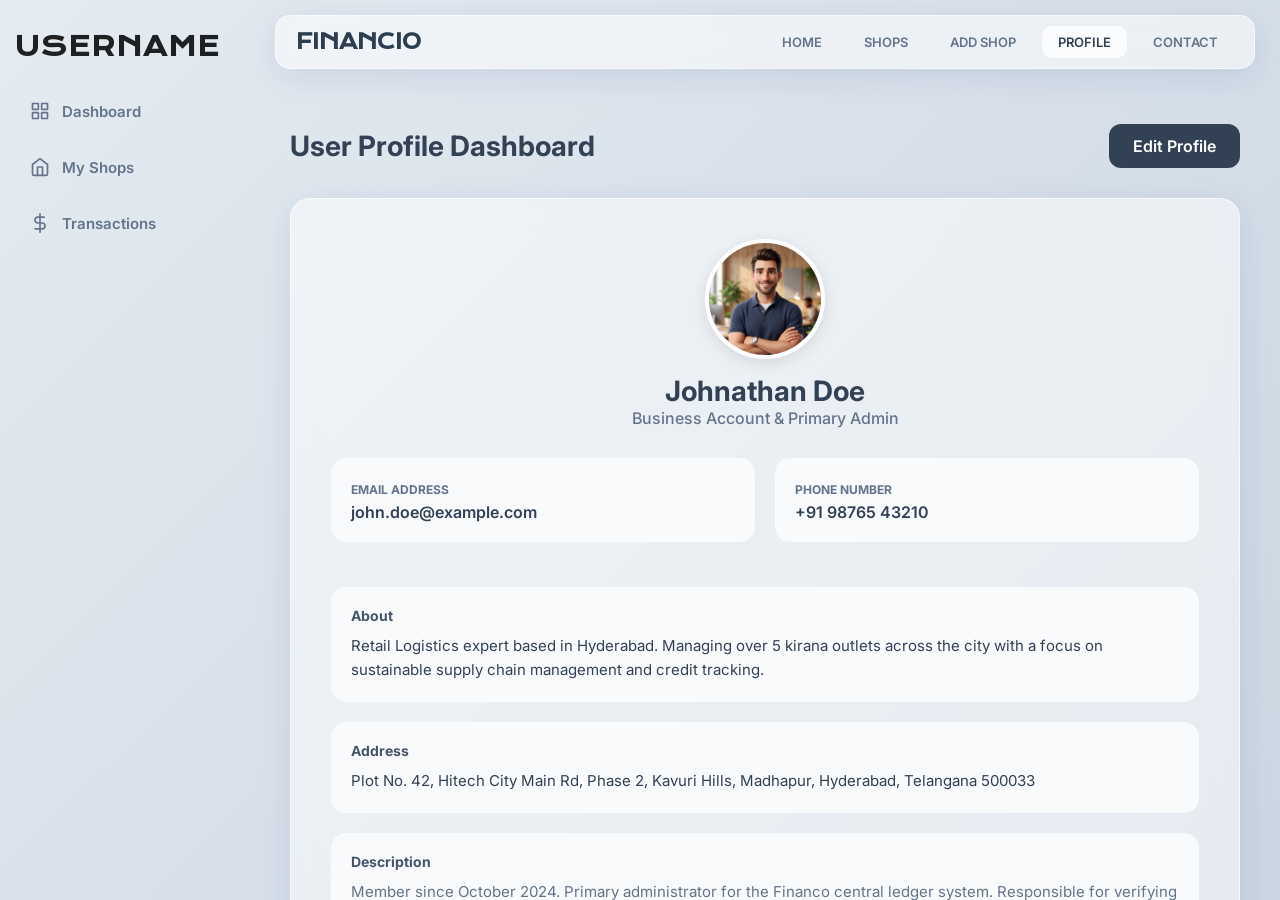
<file: financio/frontend/profile/index.html>
<!DOCTYPE html>
<html lang="en">

<head>
    <meta charset="UTF-8">
    <meta name="viewport" content="width=device-width, initial-scale=1.0">
    <title>Financio - User Profile Dashboard</title>

    <!-- Fonts -->
    <link rel="preconnect" href="https://fonts.googleapis.com">
    <link rel="preconnect" href="https://fonts.gstatic.com" crossorigin>
    <link href="https://fonts.googleapis.com/css2?family=Krona+One&family=Inter:wght@300;400;500;600;700&display=swap"
        rel="stylesheet">
    <link rel="stylesheet" href="style.css">
</head>


</head>

<body>

    <!-- Sidebar -->
    <aside class="sidebar">
        <h2 class="sidebar-brand">USERNAME</h2>
        <div class="sidebar-menu">
            <a href="#" class="sidebar-item">
                <svg viewBox="0 0 24 24" width="20" height="20" stroke="currentColor" fill="none" stroke-width="2"
                    stroke-linecap="round" stroke-linejoin="round">
                    <rect x="3" y="3" width="7" height="7"></rect>
                    <rect x="14" y="3" width="7" height="7"></rect>
                    <rect x="14" y="14" width="7" height="7"></rect>
                    <rect x="3" y="14" width="7" height="7"></rect>
                </svg>
                Dashboard

            </a>
            <a href="#shops" class="sidebar-item">
                <svg viewBox="0 0 24 24" width="20" height="20" stroke="currentColor" fill="none" stroke-width="2"
                    stroke-linecap="round" stroke-linejoin="round">
                    <path d="M3 9l9-7 9 7v11a2 2 0 0 1-2 2H5a2 2 0 0 1-2-2z"></path>
                    <polyline points="9 22 9 12 15 12 15 22"></polyline>
                </svg>
                My Shops
            </a>
            <a href="#" class="sidebar-item">
                <svg viewBox="0 0 24 24" width="20" height="20" stroke="currentColor" fill="none" stroke-width="2"
                    stroke-linecap="round" stroke-linejoin="round">
                    <line x1="12" y1="1" x2="12" y2="23"></line>
                    <path d="M17 5H9.5a3.5 3.5 0 0 0 0 7h5a3.5 3.5 0 0 1 0 7H6"></path>
                </svg>
                Transactions
            </a>
        </div>
    </aside>

    <div class="content-wrapper">
        <!-- Top Navbar -->
        <nav class="navbar glass">
            <div class="logo">
                <h1>FINANCIO</h1>
            </div>
            <div class="nav-menu">
                <a href="../main/index.html" class="nav-item">Home</a>
                <a href="index.html#shops" class="nav-item">Shops</a>
                <a href="index.html#add-shop" class="nav-item">Add Shop</a>

                <a href="#" class="nav-item active">Profile</a>
                <a href="index.html#contact" class="nav-item">Contact</a>
            </div>
        </nav>

        <!-- Main Dashboard: Profile UI -->
        <main class="main-content">
            <div class="header">
                <h1>User Profile Dashboard</h1>
                <a href="#edit-profile" class="btn btn-primary">Edit Profile</a>
            </div>

            <div class="profile-dashboard glass">
                <div class="profile-header">
                    <div class="profile-photo-wrapper" onclick="window.location.hash='avatar-modal'"
                        style="cursor: pointer;" title="Select Avatar">
                        <div class="profile-photo" id="profileDisplay">
                            <img src="male_avatar.png"
                                alt="Avatar" style="width:100%; height:100%; object-fit:cover;">
                        </div>
                    </div>
                    <div>
                        <h2 style="font-size: 28px;">Johnathan Doe</h2>
                        <p style="color: var(--text-muted); font-weight: 500;">Business Account & Primary Admin</p>
                    </div>
                </div>

                <div class="profile-info-grid">
                    <div class="profile-section">
                        <span class="info-label">Email Address</span>
                        <p class="info-value">john.doe@example.com</p>
                    </div>
                    <div class="profile-section">
                        <span class="info-label">Phone Number</span>
                        <p class="info-value">+91 98765 43210</p>
                    </div>
                </div>

                <div class="profile-section">
                    <h4>About</h4>
                    <p style="font-size: 15px; line-height: 1.6; color: var(--text-main);">Retail Logistics expert based
                        in Hyderabad. Managing over 5 kirana outlets across the city with a focus on sustainable supply
                        chain management and credit tracking.</p>
                </div>

                <!-- New Address Section -->
                <div class="profile-section">
                    <h4>Address</h4>
                    <p style="font-size: 15px; line-height: 1.6; color: var(--text-main);">Plot No. 42, Hitech City Main
                        Rd, Phase 2, Kavuri Hills, Madhapur, Hyderabad, Telangana 500033</p>
                </div>

                <div class="profile-section">
                    <h4>Description</h4>
                    <p style="font-size: 15px; line-height: 1.6; color: var(--text-muted);">Member since October 2024.
                        Primary administrator for the Financo central ledger system. Responsible for verifying
                        high-value transactions and managing shop onboarding.</p>
                </div>

                <div style="margin-top: 30px; display: flex; gap: 15px; justify-content: center;">
                    <a href="#shops" class="btn btn-outline">View My Shops</a>
                    <a href="#login" class="btn btn-outline"
                        style="border-color: var(--red); color: var(--red);">Logout</a>
                </div>
            </div>
        </main>

        <!-- Modals -->

        <!-- Edit Profile Modal Updated with Address -->
        <div class="modal-overlay" id="edit-profile">
            <a href="#" style="position: absolute; inset: 0; cursor: default;"></a>
            <div class="modal-card glass small">
                <div class="modal-header">
                    <h2 class="modal-title">Edit Details</h2>
                    <a href="#" class="close-btn">&times;</a>
                </div>
                <div class="input-group">
                    <div><span class="info-label">Full Name</span><input type="text" class="input-field"
                            value="Johnathan Doe"></div>
                    <div><span class="info-label">Email</span><input type="email" class="input-field"
                            value="john.doe@example.com"></div>
                    <div><span class="info-label">Phone</span><input type="tel" class="input-field"
                            value="+91 98765 43210"></div>
                    <div><span class="info-label">About</span><textarea
                            class="input-field">Retail Logistics expert based in Hyderabad...</textarea></div>
                    <div><span class="info-label">Address</span><textarea
                            class="input-field">Plot No. 42, Hitech City Main Rd, Phase 2, Kavuri Hills, Madhapur, Hyderabad, Telangana 500033</textarea>
                    </div>
                    <div><span class="info-label">Description</span><textarea
                            class="input-field">Member since October 2024...</textarea></div>
                </div>
                <div style="margin-top: 32px;">
                    <a href="#" class="btn btn-primary" style="width: 100%;">Save Changes</a>
                </div>
            </div>
        </div>

        <!-- Shops List Modal -->
        <div class="modal-overlay" id="shops">
            <a href="#" style="position: absolute; inset: 0; cursor: default;"></a>
            <div class="modal-card large glass">
                <div class="modal-header">
                    <h2 class="modal-title">Your Shops & Logistics</h2>
                    <a href="#" class="close-btn">&times;</a>
                </div>

                <div class="shops-grid">
                    <a href="#ledger" class="shop-card glass">
                        <div class="shop-title">
                            <svg viewBox="0 0 24 24" width="22" height="22" stroke="currentColor" fill="none"
                                stroke-width="2">
                                <path d="M3 9l9-7 9 7v11a2 2 0 0 1-2 2H5a2 2 0 0 1-2-2z"></path>
                            </svg>
                            Sai Kirana Store
                        </div>
                        <div class="shop-address">124 Main Street, Koti Market, Hyderabad</div>
                        <div style="margin-top: auto;">
                            <div class="progress-container">
                                <div class="progress-bar" style="width: 65%;"></div>
                            </div>
                            <div class="shop-stats">
                                <div class="stat-item"><span class="stat-label">Paid</span><span
                                        class="stat-value stat-green">₹15,925</span></div>
                                <div class="stat-item"><span class="stat-label">Pending</span><span
                                        class="stat-value stat-red">₹8,575</span></div>
                            </div>
                        </div>
                    </a>

                    <a href="#ledger" class="shop-card glass">
                        <div class="shop-title">
                            <svg viewBox="0 0 24 24" width="22" height="22" stroke="currentColor" fill="none"
                                stroke-width="2">
                                <path d="M3 9l9-7 9 7v11a2 2 0 0 1-2 2H5a2 2 0 0 1-2-2z"></path>
                            </svg>
                            Rahul Electronics
                        </div>
                        <div class="shop-address">Shop 4A, Ameerpet, Hyderabad</div>
                        <div style="margin-top: auto;">
                            <div class="progress-container">
                                <div class="progress-bar" style="width: 90%;"></div>
                            </div>
                            <div class="shop-stats">
                                <div class="stat-item"><span class="stat-label">Paid</span><span
                                        class="stat-value stat-green">₹1,08,000</span></div>
                                <div class="stat-item"><span class="stat-label">Pending</span><span
                                        class="stat-value stat-red">₹12,000</span></div>
                            </div>
                        </div>
                    </a>
                </div>
            </div>
        </div>

        <!-- Ledger Modal -->
        <div class="modal-overlay" id="ledger">
            <a href="#shops" style="position: absolute; inset: 0;"></a>
            <div class="modal-card large glass">
                <div class="modal-header">
                    <h2 class="modal-title">Ledger: Sai Kirana Store</h2>
                    <a href="#shops" class="close-btn">&times;</a>
                </div>
                <table class="ledger-table">
                    <thead>
                        <tr>
                            <th>Date</th>
                            <th>Product</th>
                            <th>Total</th>
                            <th>Paid</th>
                            <th>Remaining</th>
                        </tr>
                    </thead>
                    <tbody>
                        <tr>
                            <td>Oct 20, 2026</td>
                            <td>Rice (25kg)</td>
                            <td>₹12,500</td>
                            <td class="stat-green">₹8,000</td>
                            <td class="stat-red">₹4,500</td>
                        </tr>
                    </tbody>
                </table>
            </div>
        </div>

        <!-- Add Shop Modal -->
        <div class="modal-overlay" id="add-shop">
            <a href="#" style="position: absolute; inset: 0;"></a>
            <div class="modal-card small glass">
                <div class="modal-header">
                    <h2 class="modal-title">Add New Shop</h2><a href="#" class="close-btn">&times;</a>
                </div>
                <div class="input-group">
                    <input type="text" class="input-field" placeholder="Shop Name">
                    <input type="text" class="input-field" placeholder="Owner Name">
                    <textarea class="input-field" placeholder="Address"></textarea>
                </div>
                <a href="#" class="btn btn-primary" style="margin-top: 20px; width: 100%;">Create Profile</a>
            </div>
        </div>

        <!-- Login Modal -->
        <div class="modal-overlay" id="login">
            <a href="#" style="position: absolute; inset: 0;"></a>
            <div class="modal-card small glass">
                <div class="modal-header">
                    <h2 class="modal-title">Login</h2><a href="#" class="close-btn">&times;</a>
                </div>
                <div class="input-group">
                    <input type="email" class="input-field" placeholder="Email">
                    <input type="password" class="input-field" placeholder="Password">
                </div>
                <a href="#" class="btn btn-primary" style="margin-top: 20px; width: 100%;">Sign In</a>
            </div>
        </div>

        <!-- Contact Modal -->
        <div class="modal-overlay" id="contact">
            <a href="#" style="position: absolute; inset: 0;"></a>
            <div class="modal-card small glass">
                <div class="modal-header">
                    <h2 class="modal-title">Contact Us</h2><a href="#" class="close-btn">&times;</a>
                </div>
                <div class="input-group">
                    <input type="text" class="input-field" placeholder="Name">
                    <textarea class="input-field" placeholder="Message"></textarea>
                </div>
                <a href="#" class="btn btn-primary" style="margin-top: 20px; width: 100%;">Send</a>
            </div>
        </div>

        <!-- Avatar Selection Modal -->
        <div class="modal-overlay" id="avatar-modal">
            <a href="#" style="position: absolute; inset: 0;"></a>
            <div class="modal-card small glass">
                <div class="modal-header">
                    <h2 class="modal-title">Choose Avatar</h2><a href="#" class="close-btn">&times;</a>
                </div>
                <div style="display: grid; grid-template-columns: repeat(3, 1fr); gap: 15px; margin-top: 20px;">
                    <img src="male_avatar.png"
                        alt="Professional Man in Suit"
                        style="width: 100%; border-radius: 50%; cursor: pointer; border: 2px solid transparent;"
                        onclick="selectAvatar(this.src)" onmouseover="this.style.borderColor='var(--primary)'"
                        onmouseout="this.style.borderColor='transparent'">
                    <img src="female_avatar.png"
                        alt="Professional Woman in Suit"
                        style="width: 100%; border-radius: 50%; cursor: pointer; border: 2px solid transparent;"
                        onclick="selectAvatar(this.src)" onmouseover="this.style.borderColor='var(--primary)'"
                        onmouseout="this.style.borderColor='transparent'">
                    <img src="indian_man_avatar.png"
                        alt="Indian Man in Traditional Attire"
                        style="width: 100%; border-radius: 50%; cursor: pointer; border: 2px solid transparent;"
                        onclick="selectAvatar(this.src)" onmouseover="this.style.borderColor='var(--primary)'"
                        onmouseout="this.style.borderColor='transparent'">
                    <img src="indian_woman_avatar.png"
                        alt="Indian Woman"
                        style="width: 100%; border-radius: 50%; cursor: pointer; border: 2px solid transparent;"
                        onclick="selectAvatar(this.src)" onmouseover="this.style.borderColor='var(--primary)'"
                        onmouseout="this.style.borderColor='transparent'">
                    <img src="man_casual_avatar.png"
                        alt="Man in Smart Casual"
                        style="width: 100%; border-radius: 50%; cursor: pointer; border: 2px solid transparent;"
                        onclick="selectAvatar(this.src)" onmouseover="this.style.borderColor='var(--primary)'"
                        onmouseout="this.style.borderColor='transparent'">
                    <img src="woman_casual_avatar.png"
                        alt="Woman in Smart Casual"
                        style="width: 100%; border-radius: 50%; cursor: pointer; border: 2px solid transparent;"
                        onclick="selectAvatar(this.src)" onmouseover="this.style.borderColor='var(--primary)'"
                        onmouseout="this.style.borderColor='transparent'">
                </div>
            </div>
        </div>

    </div>

    <script>
        function selectAvatar(src) {
            const profileDisplay = document.getElementById('profileDisplay');
            profileDisplay.innerHTML = `<img src="${src}" alt="Avatar" style="width:100%; height:100%; object-fit:cover;">`;
            window.location.hash = ''; // Close the modal
        }
    </script>
</body>

</html>


<!-- end -->
</file>
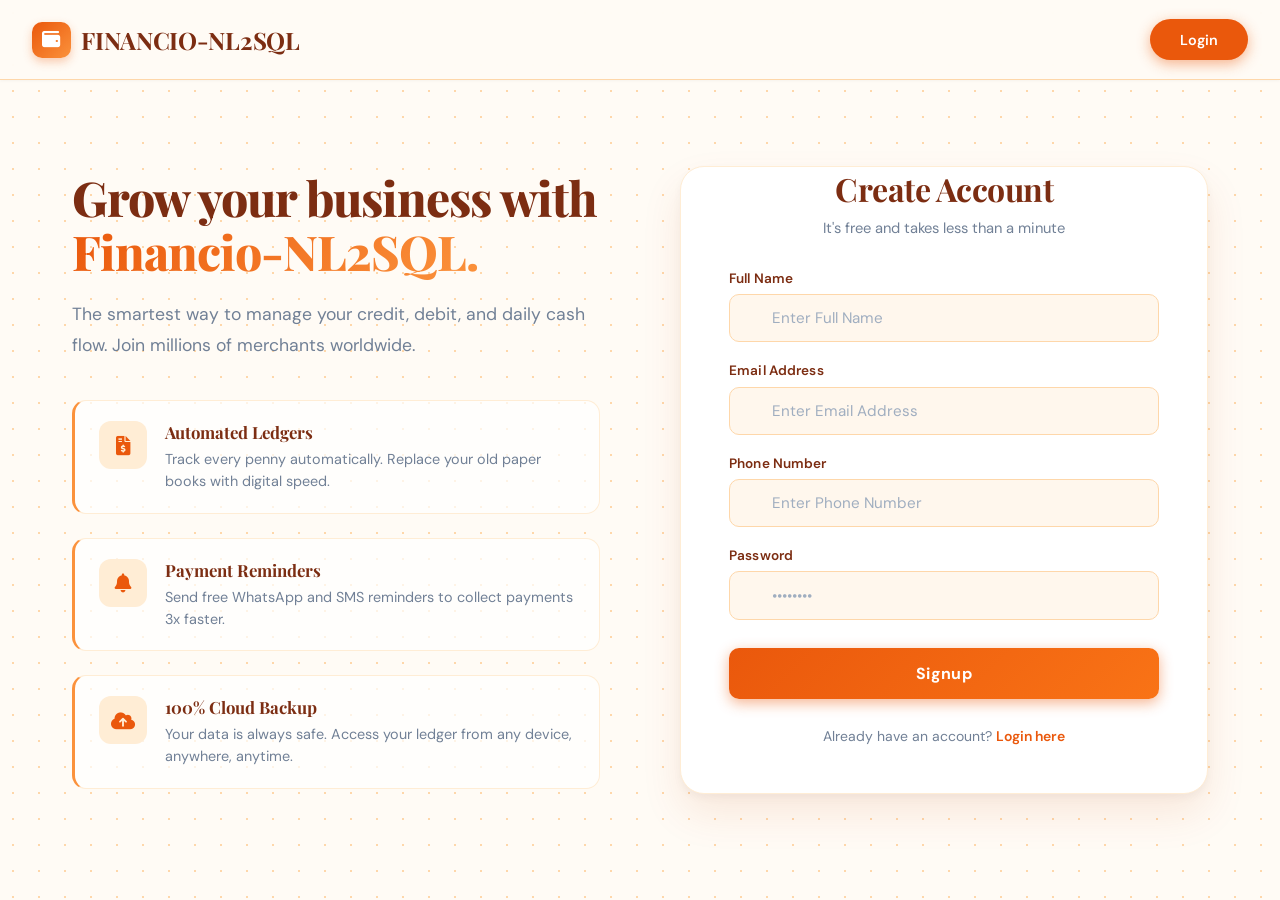
<file: financio/frontend/signup/index.html>
<!DOCTYPE html>
<html lang="en">
<head>
    <meta charset="UTF-8">
    <meta name="viewport" content="width=device-width, initial-scale=1.0">
    <title>Financio-NL2SQL - Sign Up</title>
    <link rel="stylesheet" href="https://cdnjs.cloudflare.com/ajax/libs/font-awesome/6.0.0/css/all.min.css">
    <link rel="stylesheet" href="style.css">  
       
</head>
<body>

    <!-- Navigation -->
    <nav>
        <div class="nav-container">
            <a href="index.html" class="logo">
                <div class="logo-icon"><i class="fas fa-wallet"></i></div>
                <span class="logo-text">FINANCIO-NL2SQL</span>
            </a>
            <a href="../login/index.html" class="btn-nav">Login</a>
        </div>
    </nav>

    <main>
        <div class="content-wrapper">
            <!-- Left Side: Interesting Info -->
            <div class="info-section">
                <div class="info-header">
                    <h1>Grow your business with <span>Financio-NL2SQL.</span></h1>
                    <p>The smartest way to manage your credit, debit, and daily cash flow. Join millions of merchants worldwide.</p>
                </div>

                <div class="feature-list">
                    <div class="feature-item">
                        <div class="feature-icon"><i class="fas fa-file-invoice-dollar"></i></div>
                        <div class="feature-text">
                            <h4>Automated Ledgers</h4>
                            <p>Track every penny automatically. Replace your old paper books with digital speed.</p>
                        </div>
                    </div>
                    <div class="feature-item">
                        <div class="feature-icon"><i class="fas fa-bell"></i></div>
                        <div class="feature-text">
                            <h4>Payment Reminders</h4>
                            <p>Send free WhatsApp and SMS reminders to collect payments 3x faster.</p>
                        </div>
                    </div>
                    <div class="feature-item">
                        <div class="feature-icon"><i class="fas fa-cloud-upload-alt"></i></div>
                        <div class="feature-text">
                            <h4>100% Cloud Backup</h4>
                            <p>Your data is always safe. Access your ledger from any device, anywhere, anytime.</p>
                        </div>
                    </div>
                </div>
            </div>

            <!-- Right Side: The Sign Up Form -->
            <div class="signup-card">
                <h2>Create Account</h2>
                <p class="form-subtitle">It's free and takes less than a minute</p>
                
                <form id="signupForm">
                    <div class="input-group">
                        <label for="fullName">Full Name</label>
                        <input type="text" id="fullName" placeholder="Enter Full Name" required>
                    </div>

                    <div class="input-group">
                        <label for="email">Email Address</label>
                        <input type="email" id="email" placeholder="Enter Email Address" required>
                    </div>

                    <div class="input-group">
                        <label for="phoneNo">Phone Number</label>
                        <input type="tel" id="phoneNo" placeholder="Enter Phone Number" required>
                    </div>
                    
                    <div class="input-group">
                        <label for="password">Password</label>
                        <input type="password" id="password" placeholder="••••••••" required>
                    </div>
                    
                    <button type="submit">Signup</button>
                </form>

                <p class="footer-text">
                    Already have an account? <a href="../login/index.html">Login here</a>
                </p>
            </div>
        </div>
    </main>

    <script>
        const signupForm = document.getElementById('signupForm');

        signupForm.addEventListener('submit', async (e) => {
            e.preventDefault(); 

            const full_name = document.getElementById('fullName').value;
            const email = document.getElementById('email').value;
            const phone_no = document.getElementById('phoneNo').value;
            const password = document.getElementById('password').value;

            try {
                const response = await fetch('http://localhost:8000/api/v1/users/signup', {
                    method: 'POST',
                    headers: { 'Content-Type': 'application/json' },
                    body: JSON.stringify({ full_name, email, phone_no, password })
                });

                const data = await response.json();

                if (response.ok) {
                    alert('Signup successful! Please proceed to login.');
                    window.location.href = '../login/index.html';
                } else {
                    alert(`Signup Failed: ${data.message}`);
                }
            } catch (error) {
                console.error('Error:', error);
                alert('Could not connect to the server. Is your backend running on port 8000?');
            }
        });
    </script>
</body>
</html>




<!-- end -->
</file>
<file: financio/frontend/about/style.css>
@import url('https://fonts.googleapis.com/css2?family=Playfair+Display:wght@500;600;700;800&family=DM+Sans:wght@300;400;500;600;700&display=swap');

/* =========================================
   Design Tokens — Orange / Cream Theme
   ========================================= */
:root {
    --orange-50:  #FFF7ED;
    --orange-100: #FFEDD5;
    --orange-200: #FED7AA;
    --orange-300: #FDBA74;
    --orange-400: #FB923C;
    --orange-500: #F97316;
    --orange-600: #EA580C;
    --orange-700: #C2410C;
    --orange-900: #7C2D12;
    --cream:      #FFFBF5;
    --text-main:  #2D3748;
    --text-muted: #718096;

    --shadow-sm:    0 1px 2px rgba(0,0,0,0.04);
    --shadow-card:  0 4px 16px rgba(234,88,12,0.08);
    --shadow-hover: 0 16px 32px rgba(194,65,12,0.15);
    --shadow-btn:   0 4px 14px rgba(234,88,12,0.4);
}

/* =========================================
   Base Reset
   ========================================= */
* { margin: 0; padding: 0; box-sizing: border-box; }

body {
    font-family: 'DM Sans', sans-serif;
    background-color: var(--cream);
    color: var(--text-main);
    line-height: 1.6;
    overflow-x: hidden;
    -webkit-font-smoothing: antialiased;
}

h1, h2, h3, h4 {
    font-family: 'Playfair Display', serif;
    color: var(--orange-900);
}

.container {
    max-width: 1200px;
    margin: 0 auto;
    padding: 0 2rem;
}

.flex            { display: flex; }
.justify-between { justify-content: space-between; }
.items-center    { align-items: center; }
.text-center     { text-align: center; }

/* Gradient Text */
.gradient-text {
    background: linear-gradient(135deg, var(--orange-600), var(--orange-400));
    -webkit-background-clip: text;
    -webkit-text-fill-color: transparent;
}

/* Fade-in Animation */
@keyframes fadeInUp {
    from { opacity: 0; transform: translateY(24px); }
    to   { opacity: 1; transform: translateY(0); }
}
.fade-in-up {
    animation: fadeInUp 0.8s cubic-bezier(0.16,1,0.3,1) forwards;
}

/* =========================================
   Navbar
   ========================================= */
nav {
    position: fixed;
    width: 100%;
    top: 0;
    z-index: 1000;
    background: rgba(255,251,245,0.92);
    backdrop-filter: blur(14px);
    -webkit-backdrop-filter: blur(14px);
    border-bottom: 1px solid var(--orange-200);
    height: 80px;
    display: flex;
    align-items: center;
    box-shadow: var(--shadow-sm);
}

.logo { display: flex; align-items: center; gap: 0.65rem; text-decoration: none; }

.logo-icon {
    background: linear-gradient(135deg, var(--orange-600), var(--orange-400));
    padding: 0.55rem 0.65rem;
    border-radius: 10px;
    color: #fff;
    font-size: 1.15rem;
    display: flex;
    align-items: center;
    justify-content: center;
    box-shadow: 0 4px 10px rgba(234,88,12,0.3);
}

.logo-icon-light {
    background: rgba(251,146,60,0.2) !important;
    color: var(--orange-300) !important;
    box-shadow: none !important;
}

.logo-text {
    font-family: 'Playfair Display', serif;
    font-size: 1.5rem;
    font-weight: 700;
    color: var(--orange-900);
    letter-spacing: -0.3px;
}

.nav-links { display: flex; gap: 2rem; align-items: center; }

.nav-link {
    color: var(--text-muted);
    text-decoration: none;
    font-weight: 500;
    font-size: 0.95rem;
    transition: color 0.2s;
}
.nav-link:hover, .active-link { color: var(--orange-600); }
.active-link { font-weight: 600; }

.btn-nav {
    background: var(--orange-600);
    color: #fff;
    padding: 0.6rem 1.6rem;
    border-radius: 9999px;
    border: none;
    font-family: 'DM Sans', sans-serif;
    font-weight: 600;
    font-size: 0.9rem;
    cursor: pointer;
    box-shadow: var(--shadow-btn);
    transition: all 0.3s ease;
}
.btn-nav:hover {
    background: var(--orange-700);
    transform: translateY(-2px);
    box-shadow: 0 8px 20px rgba(194,65,12,0.35);
}

.btn-outline {
    background: transparent;
    color: var(--orange-700);
    border: 2px solid var(--orange-300);
    box-shadow: none;
}
.btn-outline:hover {
    background: var(--orange-100);
    border-color: var(--orange-500);
    box-shadow: none;
}

/* =========================================
   Hero
   ========================================= */
.hero {
    padding: 170px 0 100px;
    background-color: var(--cream);
    position: relative;
    overflow: hidden;
}

.hero-bg-pattern {
    position: absolute;
    inset: 0;
    background-image: radial-gradient(var(--orange-200) 0.8px, transparent 0.8px);
    background-size: 26px 26px;
    opacity: 0.55;
    pointer-events: none;
}

.hero::after {
    content: '';
    position: absolute;
    top: -100px; right: -100px;
    width: 500px; height: 500px;
    background: radial-gradient(circle, rgba(251,146,60,0.13) 0%, transparent 70%);
    border-radius: 50%;
    pointer-events: none;
}

.badge {
    display: inline-flex;
    align-items: center;
    gap: 0.5rem;
    background: var(--orange-100);
    color: var(--orange-700);
    padding: 0.4rem 1.1rem;
    border-radius: 9999px;
    font-size: 0.875rem;
    font-weight: 600;
    border: 1px solid var(--orange-200);
    margin-bottom: 1.75rem;
}

.dot-ping {
    height: 8px; width: 8px;
    background: var(--orange-500);
    border-radius: 50%;
    position: relative; flex-shrink: 0;
}
.dot-ping::after {
    content: ''; position: absolute;
    width: 100%; height: 100%;
    background: var(--orange-500); border-radius: 50%;
    animation: ping 1.8s infinite;
}
@keyframes ping { 75%, 100% { transform: scale(2.5); opacity: 0; } }

.hero-title {
    font-size: 3.5rem;
    font-weight: 800;
    line-height: 1.1;
    margin-bottom: 1.5rem;
    letter-spacing: -1.2px;
    color: var(--orange-900);
}

.hero-desc {
    font-size: 1.15rem;
    color: var(--text-muted);
    max-width: 620px;
    margin: 0 auto;
    line-height: 1.75;
}

/* =========================================
   Features / Cards
   ========================================= */
.features {
    padding: 100px 0;
    background: #fff;
    border-top: 1px solid var(--orange-100);
}

.section-header {
    margin-bottom: 65px;
    text-align: center;
}

.section-tag {
    display: inline-block;
    background: var(--orange-100);
    color: var(--orange-700);
    padding: 0.3rem 1rem;
    border-radius: 20px;
    font-size: 0.8rem;
    font-weight: 700;
    letter-spacing: 1.5px;
    margin-bottom: 1rem;
}

.section-title {
    font-size: 2.5rem;
    font-weight: 700;
    color: var(--orange-900);
    letter-spacing: -0.5px;
}

.features-grid {
    display: grid;
    grid-template-columns: repeat(auto-fit, minmax(290px, 1fr));
    gap: 2.5rem;
}

.feature-card {
    padding: 2.5rem;
    background: var(--cream);
    border-radius: 20px;
    border: 1px solid var(--orange-100);
    border-left: 4px solid var(--orange-400);
    box-shadow: var(--shadow-card);
    transition: all 0.4s cubic-bezier(0.16,1,0.3,1);
    position: relative;
    overflow: hidden;
}

.feature-card::after {
    content: '';
    position: absolute;
    top: 0; left: 0; right: 0;
    height: 3px;
    background: transparent;
    transition: background 0.4s ease;
}

.feature-card:hover {
    transform: translateY(-8px);
    box-shadow: var(--shadow-hover);
    border-left-color: var(--orange-600);
}

.feature-card:hover::after {
    background: linear-gradient(90deg, var(--orange-400), var(--orange-600));
}

.feature-card h4 {
    font-size: 1.25rem;
    font-weight: 700;
    margin-bottom: 0.85rem;
    color: var(--orange-900);
}

.feature-text {
    color: var(--text-muted);
    line-height: 1.75;
    font-size: 0.97rem;
}

.icon-box {
    width: 62px;
    height: 62px;
    border-radius: 14px;
    display: flex;
    align-items: center;
    justify-content: center;
    font-size: 1.5rem;
    margin-bottom: 1.75rem;
    transition: transform 0.4s cubic-bezier(0.16,1,0.3,1);
}
.feature-card:hover .icon-box {
    transform: scale(1.1) rotate(-5deg);
}

/* =========================================
   Mission Section
   ========================================= */
.mission-section {
    background: var(--orange-900);
    padding: 120px 0;
    position: relative;
    overflow: hidden;
}

.mission-glow {
    position: absolute;
    width: 400px;
    height: 400px;
    border-radius: 50%;
    pointer-events: none;
}
.mission-glow-left {
    top: -100px; left: -100px;
    background: radial-gradient(circle, rgba(234,88,12,0.35) 0%, transparent 70%);
}
.mission-glow-right {
    bottom: -100px; right: -100px;
    background: radial-gradient(circle, rgba(251,146,60,0.25) 0%, transparent 70%);
}

.mission-tag {
    display: inline-block;
    background: rgba(251,146,60,0.2);
    color: var(--orange-300);
    padding: 0.3rem 1rem;
    border-radius: 20px;
    font-size: 0.8rem;
    font-weight: 700;
    letter-spacing: 1.5px;
    margin-bottom: 1.25rem;
    border: 1px solid rgba(251,146,60,0.3);
}

.mission-title {
    font-size: 2.75rem;
    font-weight: 800;
    margin-bottom: 1.5rem;
    letter-spacing: -0.5px;
    color: #fff;
}

.mission-desc {
    max-width: 780px;
    margin: 0 auto;
    color: var(--orange-200);
    font-size: 1.2rem;
    line-height: 1.85;
    font-weight: 400;
}

/* =========================================
   Footer
   ========================================= */
footer {
    background: #2d1a0e;
    color: var(--orange-100);
    padding: 80px 0 24px;
}

.footer-grid {
    display: grid;
    grid-template-columns: 2fr 1fr 1fr 1fr;
    gap: 3.5rem;
    margin-bottom: 50px;
}

.brand-col .footer-logo { margin-bottom: 1.25rem; }

.footer-desc {
    color: var(--orange-200);
    max-width: 280px;
    font-size: 0.9rem;
    line-height: 1.7;
}

.footer-col h6 {
    font-family: 'Playfair Display', serif;
    font-size: 1rem;
    font-weight: 600;
    margin-bottom: 1.25rem;
    color: #fff;
}

.footer-links { list-style: none; }
.footer-links li { margin-bottom: 0.8rem; }
.footer-links a {
    color: var(--orange-200);
    text-decoration: none;
    font-size: 0.9rem;
    transition: color 0.2s;
}
.footer-links a:hover { color: var(--orange-400); }

.footer-bottom {
    padding-top: 28px;
    border-top: 1px solid rgba(255,255,255,0.08);
    text-align: center;
    color: var(--orange-300);
    font-size: 0.85rem;
}

/* =========================================
   Scrollbar
   ========================================= */
::-webkit-scrollbar { width: 8px; }
::-webkit-scrollbar-track { background: var(--orange-50); }
::-webkit-scrollbar-thumb { background: var(--orange-300); border-radius: 10px; }
::-webkit-scrollbar-thumb:hover { background: var(--orange-500); }

/* =========================================
   Responsive
   ========================================= */
@media (max-width: 992px) {
    .hero-title  { font-size: 3rem; }
    .footer-grid { grid-template-columns: 1fr 1fr; gap: 2.5rem; }
}

@media (max-width: 768px) {
    nav { padding: 0 1rem; }
    .nav-links { display: none; }
    .hero { padding: 140px 0 80px; }
    .hero-title { font-size: 2.25rem; }
    .hero-desc  { font-size: 1.05rem; padding: 0 1rem; }
    .section-title  { font-size: 2rem; }
    .mission-title  { font-size: 2rem; }
    .mission-desc   { font-size: 1.05rem; padding: 0 1rem; }
    .footer-grid    { grid-template-columns: 1fr; text-align: center; }
    .brand-col .footer-logo { justify-content: center; }
    .footer-desc { margin: 0 auto; }
}
</file>
<file: financio/frontend/contact/style.css>
@import url('https://fonts.googleapis.com/css2?family=Playfair+Display:wght@500;600;700;800&family=DM+Sans:wght@300;400;500;600;700&display=swap');

/* =========================================
   Design Tokens — Orange / Cream Theme
   ========================================= */
:root {
    --orange-50:  #FFF7ED;
    --orange-100: #FFEDD5;
    --orange-200: #FED7AA;
    --orange-300: #FDBA74;
    --orange-400: #FB923C;
    --orange-500: #F97316;
    --orange-600: #EA580C;
    --orange-700: #C2410C;
    --orange-900: #7C2D12;
    --cream:      #FFFBF5;
    --text-main:  #2D3748;
    --text-muted: #718096;
    --border:     #E2E8F0;

    --shadow-sm:    0 1px 2px rgba(0,0,0,0.04);
    --shadow-card:  0 4px 16px rgba(234,88,12,0.08);
    --shadow-hover: 0 16px 32px rgba(194,65,12,0.15);
    --shadow-btn:   0 4px 14px rgba(234,88,12,0.4);
}

/* =========================================
   Base Reset
   ========================================= */
* { margin: 0; padding: 0; box-sizing: border-box; }

body {
    font-family: 'DM Sans', sans-serif;
    background-color: var(--cream);
    color: var(--text-main);
    line-height: 1.6;
    overflow-x: hidden;
    -webkit-font-smoothing: antialiased;
}

h1, h2, h3, h4 {
    font-family: 'Playfair Display', serif;
    color: var(--orange-900);
}

.container {
    max-width: 1200px;
    margin: 0 auto;
    padding: 0 2rem;
}

.flex            { display: flex; }
.justify-between { justify-content: space-between; }
.items-center    { align-items: center; }
.text-center     { text-align: center; }
.w-full          { width: 100%; }

/* Gradient Text */
.gradient-text {
    background: linear-gradient(135deg, var(--orange-600), var(--orange-400));
    -webkit-background-clip: text;
    -webkit-text-fill-color: transparent;
}

/* Fade-in Animation */
@keyframes fadeInUp {
    from { opacity: 0; transform: translateY(24px); }
    to   { opacity: 1; transform: translateY(0); }
}
.fade-in-up {
    animation: fadeInUp 0.8s cubic-bezier(0.16,1,0.3,1) forwards;
}

/* =========================================
   Navbar
   ========================================= */
nav {
    position: fixed;
    width: 100%;
    top: 0;
    z-index: 1000;
    background: rgba(255,251,245,0.92);
    backdrop-filter: blur(14px);
    -webkit-backdrop-filter: blur(14px);
    border-bottom: 1px solid var(--orange-200);
    height: 80px;
    display: flex;
    align-items: center;
    box-shadow: var(--shadow-sm);
}

.logo { display: flex; align-items: center; gap: 0.65rem; text-decoration: none; }

.logo-icon {
    background: linear-gradient(135deg, var(--orange-600), var(--orange-400));
    padding: 0.55rem 0.65rem;
    border-radius: 10px;
    color: #fff;
    font-size: 1.15rem;
    display: flex;
    align-items: center;
    justify-content: center;
    box-shadow: 0 4px 10px rgba(234,88,12,0.3);
}

.logo-icon-light {
    background: rgba(251,146,60,0.2) !important;
    color: var(--orange-300) !important;
    box-shadow: none !important;
}

.logo-text {
    font-family: 'Playfair Display', serif;
    font-size: 1.5rem;
    font-weight: 700;
    color: var(--orange-900);
    letter-spacing: -0.3px;
}

.nav-links { display: flex; gap: 2rem; align-items: center; }

.nav-link {
    color: var(--text-muted);
    text-decoration: none;
    font-weight: 500;
    font-size: 0.95rem;
    transition: color 0.2s;
}
.nav-link:hover, .active-link { color: var(--orange-600); }
.active-link { font-weight: 600; }

.btn-nav {
    background: var(--orange-600);
    color: #fff;
    padding: 0.6rem 1.6rem;
    border-radius: 9999px;
    border: none;
    font-family: 'DM Sans', sans-serif;
    font-weight: 600;
    font-size: 0.9rem;
    cursor: pointer;
    box-shadow: var(--shadow-btn);
    transition: all 0.3s ease;
}
.btn-nav:hover {
    background: var(--orange-700);
    transform: translateY(-2px);
    box-shadow: 0 8px 20px rgba(194,65,12,0.35);
}

.btn-outline {
    background: transparent;
    color: var(--orange-700);
    border: 2px solid var(--orange-300);
    box-shadow: none;
}
.btn-outline:hover {
    background: var(--orange-100);
    border-color: var(--orange-500);
    box-shadow: none;
}

/* =========================================
   Hero
   ========================================= */
.hero {
    padding: 170px 0 90px;
    background-color: var(--cream);
    position: relative;
    overflow: hidden;
}

.hero-bg-pattern {
    position: absolute;
    inset: 0;
    background-image: radial-gradient(var(--orange-200) 0.8px, transparent 0.8px);
    background-size: 26px 26px;
    opacity: 0.55;
    pointer-events: none;
}

.hero::after {
    content: '';
    position: absolute;
    bottom: -80px;
    right: -80px;
    width: 400px;
    height: 400px;
    background: radial-gradient(circle, rgba(251,146,60,0.12) 0%, transparent 70%);
    border-radius: 50%;
    pointer-events: none;
}

.badge {
    display: inline-flex;
    align-items: center;
    gap: 0.5rem;
    background: var(--orange-100);
    color: var(--orange-700);
    padding: 0.4rem 1.1rem;
    border-radius: 9999px;
    font-size: 0.875rem;
    font-weight: 600;
    border: 1px solid var(--orange-200);
    margin-bottom: 1.75rem;
}

.dot-ping {
    height: 8px; width: 8px;
    background: var(--orange-500);
    border-radius: 50%;
    position: relative; flex-shrink: 0;
}
.dot-ping::after {
    content: ''; position: absolute;
    width: 100%; height: 100%;
    background: var(--orange-500);
    border-radius: 50%;
    animation: ping 1.8s infinite;
}
@keyframes ping { 75%, 100% { transform: scale(2.5); opacity: 0; } }

.hero-title {
    font-size: 3.25rem;
    font-weight: 800;
    line-height: 1.12;
    margin-bottom: 1.5rem;
    letter-spacing: -1px;
    color: var(--orange-900);
}

.hero-desc {
    font-size: 1.1rem;
    color: var(--text-muted);
    max-width: 600px;
    margin: 0 auto;
    line-height: 1.75;
}

/* =========================================
   Contact Form Section
   ========================================= */
.features {
    padding: 70px 0 100px;
    background: #fff;
    border-top: 1px solid var(--orange-100);
}

.features-grid {
    display: grid;
    grid-template-columns: repeat(auto-fit, minmax(320px, 1fr));
    gap: 2.5rem;
}

.feature-card {
    padding: 2.5rem;
    background: var(--cream);
    border-radius: 20px;
    border: 1px solid var(--orange-100);
    border-left: 4px solid var(--orange-400);
    box-shadow: var(--shadow-card);
    transition: all 0.4s cubic-bezier(0.16,1,0.3,1);
}
.feature-card:hover {
    transform: translateY(-4px);
    box-shadow: var(--shadow-hover);
    border-left-color: var(--orange-600);
}

.card-title {
    font-size: 1.6rem;
    margin-bottom: 1.75rem;
    color: var(--orange-900);
    font-weight: 700;
}

/* Form Inputs */
.input-field {
    width: 100%;
    padding: 13px 16px;
    margin-bottom: 1rem;
    border-radius: 10px;
    border: 1px solid var(--orange-200);
    font-family: 'DM Sans', sans-serif;
    font-size: 0.97rem;
    outline: none;
    background: #fff;
    color: var(--text-main);
    transition: all 0.3s ease;
}
.input-field::placeholder { color: #b0b7c3; }
.input-field:focus {
    border-color: var(--orange-500);
    box-shadow: 0 0 0 3px rgba(249,115,22,0.15);
}

.textarea-field { resize: vertical; min-height: 120px; }

.btn-submit { width: 100%; padding: 1rem; margin-top: 0.5rem; font-size: 1rem; }

/* Contact Info */
.contact-details { margin-top: 1.5rem; }

.contact-details p {
    display: flex;
    align-items: center;
    gap: 1rem;
    color: var(--text-muted);
    font-size: 1rem;
    margin-bottom: 1.5rem;
}

.contact-details i {
    color: var(--orange-600);
    font-size: 1.1rem;
    background: var(--orange-100);
    width: 42px; height: 42px;
    display: flex;
    align-items: center;
    justify-content: center;
    border-radius: 50%;
    flex-shrink: 0;
}

.quick-links-section {
    margin-top: 2.5rem;
    padding-top: 2rem;
    border-top: 1px solid var(--orange-100);
}

.quick-links-section h4 {
    margin-bottom: 1rem;
    color: var(--orange-900);
    font-weight: 700;
    font-size: 1.1rem;
}

.quick-links { list-style: none; padding: 0; line-height: 2.2; }
.quick-links a {
    color: var(--orange-600);
    text-decoration: none;
    font-weight: 500;
    transition: color 0.2s;
}
.quick-links a:hover { color: var(--orange-800); text-decoration: underline; }

/* =========================================
   CTA Section
   ========================================= */
.cta-section {
    padding: 100px 0;
    background: var(--orange-900);
    position: relative;
    overflow: hidden;
}

.cta-section::before {
    content: '';
    position: absolute;
    top: -100px; right: -100px;
    width: 400px; height: 400px;
    background: rgba(234,88,12,0.25);
    border-radius: 50%;
    pointer-events: none;
}

.cta-title {
    font-size: 2.5rem;
    margin-bottom: 1rem;
    color: #fff;
    position: relative;
    z-index: 1;
}

.cta-desc {
    color: var(--orange-200);
    font-size: 1.1rem;
    margin-bottom: 2.5rem;
    position: relative;
    z-index: 1;
}

.btn-lg {
    font-size: 1.05rem;
    padding: 0.85rem 2.5rem;
    position: relative;
    z-index: 1;
    background: #fff;
    color: var(--orange-700);
    box-shadow: 0 8px 24px rgba(0,0,0,0.2);
}
.btn-lg:hover {
    background: var(--orange-50);
    color: var(--orange-800);
    transform: translateY(-2px);
}

/* =========================================
   Footer
   ========================================= */
footer {
    background: #2d1a0e;
    color: var(--orange-100);
    padding: 80px 0 24px;
}

.footer-grid {
    display: grid;
    grid-template-columns: 2fr 1fr 1fr 1fr;
    gap: 3.5rem;
    margin-bottom: 50px;
}

.brand-col .footer-logo { margin-bottom: 1.25rem; }

.footer-desc {
    color: var(--orange-200);
    max-width: 280px;
    font-size: 0.9rem;
    line-height: 1.7;
}

.footer-col h6 {
    font-family: 'Playfair Display', serif;
    font-size: 1rem;
    font-weight: 600;
    margin-bottom: 1.25rem;
    color: #fff;
}

.footer-links { list-style: none; }
.footer-links li { margin-bottom: 0.8rem; }
.footer-links a {
    color: var(--orange-200);
    text-decoration: none;
    font-size: 0.9rem;
    transition: color 0.2s;
}
.footer-links a:hover { color: var(--orange-400); }

.footer-bottom {
    padding-top: 28px;
    border-top: 1px solid rgba(255,255,255,0.08);
    text-align: center;
    color: var(--orange-300);
    font-size: 0.85rem;
}

/* =========================================
   Scrollbar
   ========================================= */
::-webkit-scrollbar { width: 8px; }
::-webkit-scrollbar-track { background: var(--orange-50); }
::-webkit-scrollbar-thumb { background: var(--orange-300); border-radius: 10px; }
::-webkit-scrollbar-thumb:hover { background: var(--orange-500); }

/* =========================================
   Responsive
   ========================================= */
@media (max-width: 992px) {
    .hero-title { font-size: 2.75rem; }
    .footer-grid { grid-template-columns: 1fr 1fr; gap: 2.5rem; }
}

@media (max-width: 768px) {
    nav { padding: 0 1rem; }
    .nav-links { display: none; }
    .hero { padding: 140px 0 60px; }
    .hero-title { font-size: 2.2rem; }
    .cta-title { font-size: 2rem; }
    .footer-grid { grid-template-columns: 1fr; text-align: center; }
    .brand-col .footer-logo { justify-content: center; }
    .footer-desc { margin: 0 auto; }
}
</file>
<file: financio/frontend/landingpage/style.css>
@import url('https://fonts.googleapis.com/css2?family=Playfair+Display:wght@500;600;700;800&family=DM+Sans:wght@300;400;500;600;700&display=swap');

/* =========================================
   Design Tokens — Orange / Cream Theme
   ========================================= */
:root {
    --orange-50:  #FFF7ED;
    --orange-100: #FFEDD5;
    --orange-200: #FED7AA;
    --orange-300: #FDBA74;
    --orange-400: #FB923C;
    --orange-500: #F97316;
    --orange-600: #EA580C;
    --orange-700: #C2410C;
    --orange-900: #7C2D12;
    --cream:      #FFFBF5;
    --text-main:  #2D3748;
    --text-muted: #718096;

    --shadow-sm:    0 1px 2px rgba(0,0,0,0.04);
    --shadow-card:  0 4px 16px rgba(234,88,12,0.08);
    --shadow-hover: 0 16px 32px rgba(194,65,12,0.15);
    --shadow-btn:   0 4px 14px rgba(234,88,12,0.4);
}

/* =========================================
   Base Reset
   ========================================= */
* { margin: 0; padding: 0; box-sizing: border-box; }

body {
    font-family: 'DM Sans', sans-serif;
    background-color: var(--cream);
    color: var(--text-main);
    line-height: 1.6;
    overflow-x: hidden;
    scroll-behavior: smooth;
    -webkit-font-smoothing: antialiased;
}

h1, h2, h3, h4 {
    font-family: 'Playfair Display', serif;
    color: var(--orange-900);
}

/* Layout Helpers */
.container     { max-width: 1320px; margin: 0 auto; padding: 0 2rem; }
.flex          { display: flex; }
.items-center  { align-items: center; }
.justify-between { justify-content: space-between; }
.text-center   { text-align: center; }

/* =========================================
   Navbar
   ========================================= */
nav {
    position: fixed;
    width: 100%;
    top: 0;
    z-index: 1000;
    background: rgba(255,251,245,0.92);
    backdrop-filter: blur(14px);
    -webkit-backdrop-filter: blur(14px);
    border-bottom: 1px solid var(--orange-200);
    height: 80px;
    display: flex;
    align-items: center;
    box-shadow: var(--shadow-sm);
}

.logo {
    display: flex;
    align-items: center;
    gap: 0.65rem;
    text-decoration: none;
}

.logo-icon {
    background: linear-gradient(135deg, var(--orange-600), var(--orange-400));
    padding: 0.55rem 0.65rem;
    border-radius: 10px;
    color: #fff;
    font-size: 1.15rem;
    display: flex;
    align-items: center;
    justify-content: center;
    box-shadow: 0 4px 10px rgba(234,88,12,0.3);
}

.logo-icon-light {
    background: rgba(251,146,60,0.2) !important;
    color: var(--orange-300) !important;
    box-shadow: none !important;
}

.logo-text {
    font-family: 'Playfair Display', serif;
    font-size: 1.5rem;
    font-weight: 700;
    color: var(--orange-900);
    letter-spacing: -0.3px;
}

.button-group { display: flex; gap: 0.75rem; }

.btn-nav {
    background: var(--orange-600);
    color: #fff;
    padding: 0.6rem 1.6rem;
    border-radius: 9999px;
    border: none;
    font-family: 'DM Sans', sans-serif;
    font-weight: 600;
    font-size: 0.9rem;
    cursor: pointer;
    box-shadow: var(--shadow-btn);
    transition: all 0.3s ease;
}

.btn-nav:hover {
    background: var(--orange-700);
    transform: translateY(-2px);
    box-shadow: 0 8px 20px rgba(194,65,12,0.35);
}

.btn-outline {
    background: transparent;
    color: var(--orange-700);
    border: 2px solid var(--orange-300);
    box-shadow: none;
}

.btn-outline:hover {
    background: var(--orange-100);
    border-color: var(--orange-500);
    box-shadow: none;
    transform: translateY(-2px);
}

/* =========================================
   Hero
   ========================================= */
.hero {
    padding: 160px 0 80px;
    background-color: var(--cream);
    position: relative;
    overflow: hidden;
}

.hero-bg-pattern {
    position: absolute;
    inset: 0;
    background-image: radial-gradient(var(--orange-200) 0.8px, transparent 0.8px);
    background-size: 26px 26px;
    opacity: 0.55;
    pointer-events: none;
}

.hero::before {
    content: '';
    position: absolute;
    top: -120px; right: -120px;
    width: 550px; height: 550px;
    background: radial-gradient(circle, rgba(251,146,60,0.15) 0%, transparent 70%);
    border-radius: 50%;
    pointer-events: none;
}

.hero-grid {
    display: grid;
    grid-template-columns: 1fr;
    gap: 4rem;
    align-items: center;
    position: relative;
    z-index: 1;
}

.badge {
    display: inline-flex;
    align-items: center;
    gap: 0.5rem;
    background: var(--orange-100);
    color: var(--orange-700);
    padding: 0.4rem 1.1rem;
    border-radius: 9999px;
    font-size: 0.875rem;
    font-weight: 600;
    border: 1px solid var(--orange-200);
    margin-bottom: 1.75rem;
}

.dot-ping {
    height: 8px; width: 8px;
    background: var(--orange-500);
    border-radius: 50%;
    position: relative;
    flex-shrink: 0;
}

.dot-ping::after {
    content: '';
    position: absolute;
    width: 100%; height: 100%;
    background: var(--orange-500);
    border-radius: 50%;
    animation: ping 1.8s infinite;
}

@keyframes ping { 75%, 100% { transform: scale(2.5); opacity: 0; } }

.hero-title {
    font-size: 3rem;
    font-weight: 800;
    line-height: 1.12;
    margin-bottom: 1.5rem;
    letter-spacing: -1px;
    color: var(--orange-900);
}

.gradient-text {
    background: linear-gradient(135deg, var(--orange-600), var(--orange-400));
    -webkit-background-clip: text;
    -webkit-text-fill-color: transparent;
}

.hero-desc {
    font-size: 1.2rem;
    color: var(--text-muted);
    max-width: 500px;
    margin-bottom: 2rem;
    line-height: 1.75;
}

/* Store Buttons (kept for when uncommented) */
.store-buttons { display: flex; flex-direction: column; gap: 1rem; margin-bottom: 2rem; }
.store-btn {
    display: flex; align-items: center; gap: 0.75rem;
    padding: 0.8rem 1.5rem; border-radius: 12px;
    text-decoration: none; transition: transform 0.2s;
}
.store-btn:hover { transform: scale(1.05); }
.btn-black { background: #1a1a1a; color: white; }
.btn-white { background: #fff; color: var(--text-main); border: 1px solid var(--orange-100); }

/* =========================================
   Phone Mockup
   ========================================= */
.mockup-container {
    display: flex;
    justify-content: center;
    position: relative;
}

.phone {
    width: 300px;
    height: 580px;
    background: var(--orange-900);
    border: 8px solid #4a1500;
    border-radius: 3rem;
    overflow: hidden;
    box-shadow: 0 30px 60px -12px rgba(124,45,18,0.45);
    transform: rotate(2deg);
    position: relative;
    z-index: 2;
}

.phone-header {
    background: linear-gradient(135deg, var(--orange-600), var(--orange-700));
    height: 185px;
    padding: 40px 20px 20px;
    color: white;
}

.phone-body {
    background: var(--cream);
    height: 100%;
    padding: 20px;
}

.transaction-card {
    background: var(--orange-50);
    border: 1px solid var(--orange-100);
    padding: 10px 12px;
    border-radius: 10px;
    display: flex;
    align-items: center;
    gap: 10px;
    margin-bottom: 10px;
}

.avatar {
    width: 38px; height: 38px;
    border-radius: 50%;
    display: flex;
    align-items: center;
    justify-content: center;
    font-weight: 700;
    font-size: 0.75rem;
    font-family: 'DM Sans', sans-serif;
    flex-shrink: 0;
}

.phone-glow {
    position: absolute;
    bottom: -30px; left: 50%;
    transform: translateX(-50%);
    width: 220px; height: 60px;
    background: rgba(234,88,12,0.25);
    border-radius: 50%;
    filter: blur(24px);
    z-index: 1;
}

/* =========================================
   Features
   ========================================= */
.features {
    padding: 100px 0;
    background: #fff;
    border-top: 1px solid var(--orange-100);
}

.section-header { margin-bottom: 60px; text-align: center; }

.section-tag {
    display: inline-block;
    background: var(--orange-100);
    color: var(--orange-700);
    padding: 0.3rem 1rem;
    border-radius: 20px;
    font-size: 0.8rem;
    font-weight: 700;
    letter-spacing: 1.5px;
    margin-bottom: 1rem;
    font-family: 'DM Sans', sans-serif;
}

.section-title {
    font-size: 2.5rem;
    font-weight: 700;
    color: var(--orange-900);
    margin-bottom: 0.75rem;
}

.section-desc {
    color: var(--text-muted);
    font-size: 1.05rem;
    max-width: 520px;
    margin: 0 auto;
}

.features-grid {
    display: grid;
    grid-template-columns: repeat(auto-fit, minmax(290px, 1fr));
    gap: 2rem;
}

.feature-card {
    padding: 2.5rem;
    background: var(--orange-50);
    border-radius: 20px;
    border: 1px solid var(--orange-100);
    border-left: 4px solid var(--orange-400);
    box-shadow: var(--shadow-card);
    transition: all 0.4s cubic-bezier(0.16,1,0.3,1);
}

.feature-card:hover {
    transform: translateY(-8px);
    box-shadow: var(--shadow-hover);
    border-left-color: var(--orange-600);
}

.feature-card h4 {
    font-size: 1.25rem;
    font-weight: 700;
    margin-bottom: 1rem;
    color: var(--orange-900);
}

.feature-card p {
    color: var(--text-muted);
    font-size: 0.97rem;
    line-height: 1.7;
}

.icon-box {
    width: 58px; height: 58px;
    border-radius: 14px;
    display: flex;
    align-items: center;
    justify-content: center;
    font-size: 1.4rem;
    margin-bottom: 1.5rem;
    transition: transform 0.3s ease;
}

.feature-card:hover .icon-box {
    transform: scale(1.1) rotate(-5deg);
}

/* =========================================
   Stats
   ========================================= */
.stats {
    background: var(--orange-900);
    padding: 70px 0;
    position: relative;
    overflow: hidden;
}

.stats::before {
    content: '';
    position: absolute;
    top: -80px; left: -80px;
    width: 350px; height: 350px;
    background: rgba(234,88,12,0.2);
    border-radius: 50%;
    pointer-events: none;
}

.stats-grid {
    display: grid;
    grid-template-columns: repeat(2, 1fr);
    gap: 2.5rem;
    text-align: center;
    position: relative;
    z-index: 1;
}

.stat-item { padding: 1rem; }

.stat-value {
    font-family: 'Playfair Display', serif;
    font-size: 2.75rem;
    font-weight: 700;
    color: var(--orange-300);
    margin-bottom: 0.35rem;
}

.stat-label {
    color: var(--orange-200);
    font-size: 0.875rem;
    font-family: 'DM Sans', sans-serif;
    letter-spacing: 0.05em;
    text-transform: uppercase;
}

/* =========================================
   Footer
   ========================================= */
footer {
    background: #2d1a0e;
    color: var(--orange-100);
    padding: 80px 0 40px;
}

.footer-grid {
    display: grid;
    grid-template-columns: 1fr;
    gap: 3rem;
    margin-bottom: 60px;
}

.footer-logo { margin-bottom: 1.25rem; }

.footer-desc {
    color: var(--orange-200);
    max-width: 300px;
    font-size: 0.9rem;
    line-height: 1.7;
    font-family: 'DM Sans', sans-serif;
}

.footer-col h6 {
    font-family: 'Playfair Display', serif;
    font-size: 1.05rem;
    font-weight: 600;
    margin-bottom: 1.25rem;
    color: #fff;
}

.footer-links { list-style: none; }
.footer-links li { margin-bottom: 0.75rem; }
.footer-links a {
    color: var(--orange-200);
    text-decoration: none;
    font-size: 0.9rem;
    font-family: 'DM Sans', sans-serif;
    transition: color 0.25s;
}
.footer-links a:hover { color: var(--orange-400); }

.footer-bottom {
    padding-top: 32px;
    border-top: 1px solid rgba(255,255,255,0.1);
    text-align: center;
    color: var(--orange-300);
    font-size: 0.85rem;
    font-family: 'DM Sans', sans-serif;
}

/* =========================================
   Scrollbar
   ========================================= */
::-webkit-scrollbar { width: 8px; }
::-webkit-scrollbar-track { background: var(--orange-50); }
::-webkit-scrollbar-thumb { background: var(--orange-300); border-radius: 10px; }
::-webkit-scrollbar-thumb:hover { background: var(--orange-500); }

/* =========================================
   Responsive
   ========================================= */
@media (min-width: 768px) {
    .hero-grid      { grid-template-columns: 1fr 1fr; }
    .hero-title     { font-size: 4.5rem; }
    .store-buttons  { flex-direction: row; }
    .stats-grid     { grid-template-columns: repeat(4, 1fr); }
    .footer-grid    { grid-template-columns: 2fr 1fr 1fr 1fr; }
}
</file>
<file: financio/frontend/login/style.css>
@import url('https://fonts.googleapis.com/css2?family=Playfair+Display:wght@500;600;700;800&family=DM+Sans:wght@300;400;500;600;700&display=swap');

/* =========================================
   Design Tokens — Orange / Cream Theme
   ========================================= */
:root {
    --orange-50:  #FFF7ED;
    --orange-100: #FFEDD5;
    --orange-200: #FED7AA;
    --orange-300: #FDBA74;
    --orange-400: #FB923C;
    --orange-500: #F97316;
    --orange-600: #EA580C;
    --orange-700: #C2410C;
    --orange-900: #7C2D12;
    --cream:      #FFFBF5;
    --text-main:  #2D3748;
    --text-muted: #718096;
    --text-light: #A0AEC0;

    --shadow-sm:   0 1px 3px rgba(0,0,0,0.04);
    --shadow-card: 0 20px 40px rgba(194,65,12,0.1), 0 4px 8px rgba(0,0,0,0.04);
    --shadow-btn:  0 4px 14px rgba(234,88,12,0.45);
}

/* =========================================
   Base Reset
   ========================================= */
* {
    margin: 0;
    padding: 0;
    box-sizing: border-box;
}

body {
    font-family: 'DM Sans', sans-serif;
    background-color: var(--cream);
    background-image: radial-gradient(var(--orange-200) 0.8px, transparent 0.8px);
    background-size: 26px 26px;
    color: var(--text-main);
    min-height: 100vh;
    display: flex;
    flex-direction: column;
    -webkit-font-smoothing: antialiased;
}

h1, h2, h3, h4 {
    font-family: 'Playfair Display', serif;
}

/* =========================================
   Navbar
   ========================================= */
nav {
    position: fixed;
    width: 100%;
    top: 0;
    z-index: 1000;
    background: rgba(255,251,245,0.92);
    backdrop-filter: blur(14px);
    -webkit-backdrop-filter: blur(14px);
    border-bottom: 1px solid var(--orange-200);
    height: 80px;
    display: flex;
    align-items: center;
    box-shadow: var(--shadow-sm);
}

.nav-container {
    max-width: 1280px;
    margin: 0 auto;
    padding: 0 2rem;
    width: 100%;
    display: flex;
    justify-content: space-between;
    align-items: center;
}

.logo {
    display: flex;
    align-items: center;
    gap: 0.65rem;
    text-decoration: none;
}

.logo-icon {
    background: linear-gradient(135deg, var(--orange-600), var(--orange-400));
    padding: 0.55rem 0.65rem;
    border-radius: 10px;
    color: #fff;
    font-size: 1.15rem;
    display: flex;
    align-items: center;
    justify-content: center;
    box-shadow: 0 4px 10px rgba(234,88,12,0.3);
}

.logo-text {
    font-family: 'Playfair Display', serif;
    font-size: 1.5rem;
    font-weight: 700;
    color: var(--orange-900);
    letter-spacing: -0.3px;
}

.btn-nav {
    background: var(--orange-600);
    color: #fff;
    padding: 0.6rem 1.75rem;
    border-radius: 9999px;
    border: none;
    font-family: 'DM Sans', sans-serif;
    font-weight: 600;
    font-size: 0.9rem;
    cursor: pointer;
    text-decoration: none;
    box-shadow: var(--shadow-btn);
    transition: all 0.3s ease;
    display: inline-block;
}

.btn-nav:hover {
    background: var(--orange-700);
    transform: translateY(-2px);
    box-shadow: 0 8px 20px rgba(194,65,12,0.4);
}

/* =========================================
   Main Layout
   ========================================= */
main {
    flex-grow: 1;
    display: flex;
    align-items: center;
    justify-content: center;
    padding: 110px 2rem 50px;
    max-width: 1200px;
    margin: 0 auto;
    width: 100%;
}

.content-wrapper {
    display: grid;
    grid-template-columns: 1fr 1fr;
    gap: 5rem;
    align-items: center;
    width: 100%;
}

/* =========================================
   Info Section (Left)
   ========================================= */
.info-section {
    display: flex;
    flex-direction: column;
    gap: 2.5rem;
}

.info-tag {
    display: inline-block;
    background: var(--orange-100);
    color: var(--orange-700);
    padding: 0.3rem 1rem;
    border-radius: 20px;
    font-size: 0.78rem;
    font-weight: 700;
    letter-spacing: 1.5px;
    margin-bottom: 1rem;
    border: 1px solid var(--orange-200);
}

.info-header h1 {
    font-family: 'Playfair Display', serif;
    font-size: 3rem;
    font-weight: 800;
    line-height: 1.12;
    margin-bottom: 1.25rem;
    color: var(--orange-900);
    letter-spacing: -1px;
}

.info-header h1 span {
    background: linear-gradient(135deg, var(--orange-600), var(--orange-400));
    -webkit-background-clip: text;
    -webkit-text-fill-color: transparent;
}

.info-header p {
    font-size: 1.1rem;
    color: var(--text-muted);
    line-height: 1.75;
}

.feature-list {
    display: flex;
    flex-direction: column;
    gap: 1.5rem;
}

.feature-item {
    display: flex;
    gap: 1.1rem;
    align-items: flex-start;
    padding: 1.25rem 1.5rem;
    background: rgba(255,255,255,0.7);
    border: 1px solid var(--orange-100);
    border-left: 3px solid var(--orange-400);
    border-radius: 14px;
    transition: all 0.3s ease;
}

.feature-item:hover {
    background: #fff;
    border-left-color: var(--orange-600);
    box-shadow: 0 6px 20px rgba(234,88,12,0.1);
    transform: translateX(4px);
}

.feature-icon {
    background: var(--orange-100);
    color: var(--orange-600);
    width: 48px;
    height: 48px;
    border-radius: 12px;
    display: flex;
    align-items: center;
    justify-content: center;
    flex-shrink: 0;
    font-size: 1.2rem;
    transition: all 0.3s ease;
}

.feature-item:hover .feature-icon {
    background: var(--orange-600);
    color: #fff;
}

.feature-text h4 {
    font-family: 'Playfair Display', serif;
    font-size: 1.05rem;
    font-weight: 700;
    margin-bottom: 0.3rem;
    color: var(--orange-900);
}

.feature-text p {
    font-size: 0.9rem;
    color: var(--text-muted);
    line-height: 1.55;
}

/* =========================================
   Login Card (Right)
   ========================================= */
.login-card {
    background: #fff;
    border-radius: 24px;
    border: 1px solid var(--orange-100);
    box-shadow: var(--shadow-card);
    overflow: hidden;
    text-align: center;
    padding: 0 3rem 3rem;
}

.card-top-bar {
    height: 5px;
    background: linear-gradient(90deg, var(--orange-400), var(--orange-600), var(--orange-700));
    width: calc(100% + 6rem);
    position: relative;
    left: -3rem;
    margin-bottom: 2.5rem;
}

h2 {
    font-family: 'Playfair Display', serif;
    font-size: 2rem;
    font-weight: 700;
    color: var(--orange-900);
    margin-bottom: 0.5rem;
    letter-spacing: -0.5px;
}

.subtitle {
    color: var(--text-muted);
    margin-bottom: 2.5rem;
    font-size: 0.92rem;
}

form {
    display: flex;
    flex-direction: column;
    gap: 1.25rem;
}

.input-group { text-align: left; }

.input-group label {
    display: block;
    font-size: 0.85rem;
    font-weight: 600;
    color: var(--orange-900);
    margin-bottom: 0.45rem;
    letter-spacing: 0.01em;
}

/* Icon wrapper */
.input-wrapper { position: relative; }

.input-icon {
    position: absolute;
    left: 14px;
    top: 50%;
    transform: translateY(-50%);
    color: var(--orange-400);
    font-size: 0.9rem;
    pointer-events: none;
    transition: color 0.2s;
}

input {
    width: 100%;
    padding: 0.85rem 1rem 0.85rem 2.6rem;
    border: 1px solid var(--orange-200);
    border-radius: 10px;
    font-family: 'DM Sans', sans-serif;
    font-size: 0.95rem;
    color: var(--text-main);
    background: var(--orange-50);
    transition: all 0.25s ease;
    outline: none;
}

input::placeholder { color: var(--text-light); }

input:focus {
    border-color: var(--orange-500);
    background: #fff;
    box-shadow: 0 0 0 3px rgba(249,115,22,0.15);
}

.input-wrapper:focus-within .input-icon {
    color: var(--orange-600);
}

button[type="submit"] {
    margin-top: 0.75rem;
    background: linear-gradient(135deg, var(--orange-600), var(--orange-500));
    color: #fff;
    border: none;
    padding: 0.95rem;
    border-radius: 10px;
    font-family: 'DM Sans', sans-serif;
    font-size: 1rem;
    font-weight: 700;
    cursor: pointer;
    transition: all 0.3s ease;
    letter-spacing: 0.3px;
    box-shadow: var(--shadow-btn);
}

button[type="submit"]:hover {
    background: linear-gradient(135deg, var(--orange-700), var(--orange-600));
    transform: translateY(-2px);
    box-shadow: 0 10px 24px rgba(194,65,12,0.35);
}

.footer-text {
    margin-top: 1.75rem;
    font-size: 0.875rem;
    color: var(--text-muted);
}

.footer-text a {
    color: var(--orange-600);
    text-decoration: none;
    font-weight: 600;
    transition: color 0.2s;
}

.footer-text a:hover { color: var(--orange-800); }

/* =========================================
   Scrollbar
   ========================================= */
::-webkit-scrollbar { width: 8px; }
::-webkit-scrollbar-track { background: var(--orange-50); }
::-webkit-scrollbar-thumb { background: var(--orange-300); border-radius: 10px; }
::-webkit-scrollbar-thumb:hover { background: var(--orange-500); }

/* =========================================
   Responsive
   ========================================= */
@media (max-width: 968px) {
    .content-wrapper {
        grid-template-columns: 1fr;
        gap: 3rem;
    }
    .info-section {
        text-align: center;
        align-items: center;
        order: 2;
    }
    .login-card {
        order: 1;
        padding: 0 2rem 2rem;
    }
    .card-top-bar {
        width: calc(100% + 4rem);
        left: -2rem;
    }
    .feature-item { text-align: left; }
    .info-header h1 { font-size: 2.25rem; }
}
</file>
<file: financio/frontend/main/style.css>
@import url('https://fonts.googleapis.com/css2?family=Playfair+Display:wght@500;600;700;800&family=DM+Sans:wght@300;400;500;600;700&display=swap');

/* =========================================
   Design Tokens — Orange / Cream Theme
   ========================================= */
:root {
    --orange-50:  #FFF7ED;
    --orange-100: #FFEDD5;
    --orange-200: #FED7AA;
    --orange-300: #FDBA74;
    --orange-400: #FB923C;
    --orange-500: #F97316;
    --orange-600: #EA580C;
    --orange-700: #C2410C;
    --orange-900: #7C2D12;
    --cream:      #FFFBF5;

    --bg-gradient: linear-gradient(135deg, #fff3e8 0%, #fde8d0 100%);
    --glass-bg:     rgba(255, 251, 245, 0.55);
    --glass-border: rgba(253, 186, 116, 0.45);
    --glass-shadow: 0 8px 32px rgba(194, 65, 12, 0.1);

    --text-main:  #2D3748;
    --text-muted: #718096;
    --input-bg:   #fff7ed;
    --hover-bg:   rgba(255, 237, 213, 0.7);

    --border-radius: 20px;
    --card-radius:   16px;
    --green: #10b981;
    --red:   #ef4444;

    --shadow-btn: 0 4px 14px rgba(234,88,12,0.4);
}

/* =========================================
   Base Reset
   ========================================= */
* { margin: 0; padding: 0; box-sizing: border-box; }

body {
    font-family: 'DM Sans', sans-serif;
    background: var(--bg-gradient);
    color: var(--text-main);
    min-height: 100vh;
    display: flex;
    flex-direction: row;
    overflow: hidden;
    -webkit-font-smoothing: antialiased;
}

h1, h2, h3, h4 {
    font-family: 'Playfair Display', serif;
    color: var(--orange-900);
}

/* =========================================
   Layout
   ========================================= */
.content-wrapper {
    flex: 1;
    display: flex;
    flex-direction: column;
    height: 100vh;
    overflow-y: auto;
    width: calc(100% - 250px);
    position: relative;
}

/* =========================================
   Sidebar
   ========================================= */
.sidebar {
    width: 250px;
    height: 100vh;
    padding: 30px 15px;
    display: flex;
    flex-direction: column;
    gap: 24px;
    flex-shrink: 0;
    overflow-y: auto;
    background: rgba(255, 237, 213, 0.4);
    border-right: 1px solid var(--orange-200);
}

.sidebar-brand {
    font-family: 'Playfair Display', serif;
    font-size: 1.3rem;
    font-weight: 800;
    color: var(--orange-900);
    letter-spacing: -0.3px;
    padding: 0 6px;
    word-break: break-word;
}

.sidebar-menu {
    display: flex;
    flex-direction: column;
    gap: 6px;
}

.sidebar-item {
    display: flex;
    align-items: center;
    gap: 12px;
    padding: 13px 15px;
    border-radius: 12px;
    text-decoration: none;
    color: var(--text-muted);
    font-weight: 600;
    font-size: 0.92rem;
    transition: all 0.2s ease;
    border-left: 3px solid transparent;
}

.sidebar-item:hover {
    color: var(--orange-700);
    background: rgba(254, 215, 170, 0.4);
    border-left-color: var(--orange-300);
}

.sidebar-item.active {
    background: rgba(255, 255, 255, 0.75);
    color: var(--orange-700);
    border-left-color: var(--orange-500);
    box-shadow: 0 4px 15px rgba(234, 88, 12, 0.08);
}

/* =========================================
   Glassmorphism Utility
   ========================================= */
.glass {
    background: var(--glass-bg);
    backdrop-filter: blur(14px);
    -webkit-backdrop-filter: blur(14px);
    border: 1px solid var(--glass-border);
    box-shadow: var(--glass-shadow);
}

/* =========================================
   Navbar
   ========================================= */
.navbar {
    position: sticky;
    top: 20px;
    z-index: 1000;
    margin: 20px 25px 0 25px;
    border-radius: 16px;
    display: flex;
    justify-content: space-between;
    align-items: center;
    padding: 12px 24px;
}

.logo h1 {
    font-family: 'Playfair Display', serif;
    font-size: 1.4rem;
    font-weight: 800;
    color: var(--orange-900);
    letter-spacing: -0.3px;
}

.nav-menu {
    list-style: none;
    display: flex;
    gap: 6px;
}

.nav-item {
    padding: 9px 18px;
    border-radius: 10px;
    cursor: pointer;
    font-weight: 600;
    font-size: 0.88rem;
    color: var(--text-muted);
    transition: all 0.25s ease;
    text-decoration: none;
    display: inline-flex;
    align-items: center;
}

.nav-item.active,
.nav-item:hover {
    background: rgba(255, 237, 213, 0.8);
    color: var(--orange-700);
    box-shadow: 0 2px 10px rgba(234,88,12,0.06);
}

/* =========================================
   Main Content
   ========================================= */
.main-content {
    flex: 1;
    padding: 40px;
    max-width: 1400px;
    margin: 0 auto;
    width: 100%;
}

.header {
    margin-bottom: 30px;
    display: flex;
    justify-content: space-between;
    align-items: center;
}

.header h1 {
    font-size: 1.75rem;
    font-weight: 700;
    letter-spacing: -0.5px;
    color: var(--orange-900);
}

/* =========================================
   Shop Cards
   ========================================= */
.shops-grid {
    display: grid;
    grid-template-columns: repeat(auto-fill, minmax(320px, 1fr));
    gap: 24px;
}

.shop-card {
    padding: 24px;
    border-radius: var(--card-radius);
    cursor: pointer;
    transition: all 0.3s ease;
    display: flex;
    flex-direction: column;
    gap: 12px;
    text-decoration: none;
    color: inherit;
    border-left: 4px solid var(--orange-300);
}

.shop-card:hover {
    transform: translateY(-4px);
    box-shadow: 0 16px 40px rgba(194, 65, 12, 0.15);
    background: rgba(255, 255, 255, 0.75);
    border-left-color: var(--orange-600);
}

.shop-title {
    font-family: 'Playfair Display', serif;
    font-weight: 700;
    font-size: 1.2rem;
    color: var(--orange-900);
    display: flex;
    align-items: center;
    gap: 10px;
}

.shop-address {
    font-size: 0.875rem;
    color: var(--text-muted);
    line-height: 1.5;
    flex: 1;
}

.shop-stats {
    display: flex;
    justify-content: space-between;
    margin-top: 10px;
    padding-top: 15px;
    border-top: 1px solid rgba(251,146,60,0.2);
}

.stat-item {
    display: flex;
    flex-direction: column;
}

.stat-label {
    font-size: 0.75rem;
    color: var(--text-muted);
    margin-bottom: 4px;
    text-transform: uppercase;
    letter-spacing: 0.04em;
}

.stat-value {
    font-size: 1rem;
    font-weight: 700;
    font-family: 'Playfair Display', serif;
}

.stat-red   { color: var(--red); }
.stat-green { color: var(--green); }

/* =========================================
   Progress Bar
   ========================================= */
.progress-container {
    width: 100%;
    height: 10px;
    background: rgba(239, 68, 68, 0.15);
    border-radius: 5px;
    overflow: hidden;
    margin-top: 15px;
    display: flex;
}

.progress-bar {
    height: 100%;
    background: var(--green);
    border-radius: 5px;
    transition: width 1s ease;
}

.progress-text {
    display: flex;
    justify-content: space-between;
    font-size: 0.75rem;
    font-weight: 600;
    margin-top: 8px;
}

.progress-container.lg { height: 16px; border-radius: 8px; }
.progress-bar.lg       { border-radius: 8px; }
.progress-text.lg      { font-size: 0.94rem; margin-top: 10px; }

/* =========================================
   Ledger Table
   ========================================= */
.ledger-table {
    width: 100%;
    border-collapse: collapse;
    margin-top: 20px;
    background: #fff;
    border-radius: 12px;
    overflow: hidden;
}

.ledger-table th,
.ledger-table td {
    padding: 16px;
    text-align: left;
    border-bottom: 1px solid rgba(251,146,60,0.1);
    vertical-align: middle;
}

.ledger-table th {
    font-weight: 700;
    color: var(--orange-700);
    font-size: 0.8rem;
    background: var(--orange-50);
    white-space: nowrap;
    text-transform: uppercase;
    letter-spacing: 0.06em;
}

.ledger-table td { font-size: 0.875rem; font-weight: 500; }

.ledger-table tbody tr:last-child td { border-bottom: none; }

.ledger-table tbody tr:hover { background: var(--orange-50); }

/* =========================================
   Modals
   ========================================= */
.modal-overlay {
    position: fixed;
    top: 0; left: 0;
    width: 100vw; height: 100vh;
    background: rgba(124, 45, 18, 0.25);
    backdrop-filter: blur(6px);
    display: none;
    align-items: center;
    justify-content: center;
    z-index: 2000;
    padding: 20px;
}

.modal-overlay:target { display: flex; }

.modal-card {
    width: 600px;
    max-width: 100%;
    max-height: 90vh;
    border-radius: var(--border-radius);
    padding: 40px;
    display: flex;
    flex-direction: column;
    pointer-events: auto;
    overflow-y: auto;
    position: relative;
    z-index: 10;
}

.modal-card.large { width: 1000px; }
.modal-card.small { width: 450px; }

.modal-header {
    display: flex;
    justify-content: space-between;
    align-items: center;
    margin-bottom: 24px;
    position: relative;
    padding-bottom: 20px;
    border-bottom: 2px solid var(--orange-100);
}

.modal-title {
    font-size: 1.5rem;
    font-weight: 700;
    color: var(--orange-900);
}

.close-btn {
    text-decoration: none;
    color: var(--text-muted);
    font-size: 32px;
    line-height: 1;
    padding: 0 5px;
    transition: color 0.2s ease;
}

.close-btn:hover { color: var(--orange-600); }

.modal-subtitle {
    font-size: 0.875rem;
    color: var(--text-muted);
    margin-top: 5px;
    line-height: 1.6;
}

.owner-info {
    display: flex;
    align-items: center;
    gap: 6px;
    margin-top: 8px;
    color: var(--orange-700);
}

.contact-info {
    display: flex;
    align-items: center;
    gap: 6px;
    margin-top: 4px;
    color: var(--orange-700);
}

.ledger-summary {
    margin-bottom: 32px;
    background: rgba(255, 237, 213, 0.4);
    padding: 20px;
    border-radius: 16px;
    border: 1px solid var(--orange-100);
}

.section-header {
    display: flex;
    justify-content: space-between;
    align-items: center;
    margin-bottom: 20px;
}

.section-header h3 {
    font-size: 1.2rem;
    font-weight: 700;
    color: var(--orange-900);
}

/* =========================================
   Inputs
   ========================================= */
.input-group {
    display: flex;
    flex-direction: column;
    gap: 14px;
}

.input-field {
    width: 100%;
    background: var(--input-bg);
    border: 1px solid var(--orange-200);
    border-radius: 12px;
    padding: 14px 18px;
    font-family: 'DM Sans', sans-serif;
    font-size: 0.97rem;
    color: var(--text-main);
    outline: none;
    transition: all 0.25s ease;
}

.input-field::placeholder { color: #b0b7c3; }

.input-field:focus {
    border-color: var(--orange-500);
    background: #fff;
    box-shadow: 0 0 0 3px rgba(249,115,22,0.15);
}

textarea.input-field { resize: vertical; min-height: 100px; }

/* =========================================
   Buttons
   ========================================= */
.btn {
    padding: 13px 22px;
    border-radius: 30px;
    border: none;
    font-family: 'DM Sans', sans-serif;
    font-size: 0.95rem;
    font-weight: 600;
    cursor: pointer;
    transition: all 0.3s ease;
    background: rgba(255,255,255,0.7);
    color: var(--text-main);
    text-decoration: none;
    display: inline-flex;
    justify-content: center;
    align-items: center;
    box-shadow: 0 4px 15px rgba(0,0,0,0.04);
}

.btn:hover {
    box-shadow: 0 6px 20px rgba(0,0,0,0.08);
    transform: translateY(-2px);
}

.btn-primary {
    background: linear-gradient(135deg, var(--orange-600), var(--orange-500));
    color: #fff;
    border-radius: 10px;
    box-shadow: var(--shadow-btn);
}

.btn-primary:hover {
    background: linear-gradient(135deg, var(--orange-700), var(--orange-600));
    color: #fff;
    box-shadow: 0 8px 20px rgba(194,65,12,0.35);
}

.btn-sm { padding: 9px 18px; font-size: 0.85rem; }

/* =========================================
   Utility Classes
   ========================================= */
.text-emerald { color: #10b981; }
.text-amber   { color: #f59e0b; }
.text-slate   { color: #64748b; }
.text-pink    { color: #ec4899; }
.text-accent-medium { color: var(--text-muted); font-weight: 500; }

.mt-auto   { margin-top: auto; }
.w-100     { width: 100%; }
.text-center { text-align: center; }
.mt-16     { margin-top: 16px; }
.mt-32     { margin-top: 32px; }

.modal-bg-click {
    position: absolute;
    top: 0; left: 0; right: 0; bottom: 0;
    cursor: default;
}

.note-textarea { min-height: 100px; padding: 12px; }

.btn-note {
    display: inline-block;
    padding: 4px 10px;
    font-size: 11px;
    background: var(--orange-50);
    border: 1px solid var(--orange-200);
    border-radius: 6px;
    color: var(--orange-700);
    text-decoration: none;
    transition: all 0.2s ease;
}

.btn-note:hover { background: var(--orange-100); }

/* =========================================
   Scrollbar
   ========================================= */
::-webkit-scrollbar { width: 8px; }
::-webkit-scrollbar-track { background: var(--orange-50); }
::-webkit-scrollbar-thumb { background: var(--orange-300); border-radius: 10px; }
::-webkit-scrollbar-thumb:hover { background: var(--orange-500); }

/* =========================================
   Responsive
   ========================================= */
@media (max-width: 768px) {
    body { flex-direction: column; overflow: auto; }

    .content-wrapper { height: auto; overflow-y: visible; width: 100%; }

    .sidebar {
        width: 100%;
        height: auto;
        padding: 20px;
        gap: 15px;
        border-right: none;
        border-bottom: 1px solid var(--orange-200);
    }

    .sidebar-menu {
        flex-direction: row;
        flex-wrap: nowrap;
        overflow-x: auto;
        padding-bottom: 10px;
    }

    .sidebar-item { white-space: nowrap; }

    .navbar {
        flex-direction: column;
        gap: 15px;
        padding: 15px 20px;
        position: relative;
        margin: 10px;
        top: 0;
    }

    .nav-menu { flex-wrap: wrap; justify-content: center; }

    .modal-card { padding: 24px; }

    .ledger-table { display: block; overflow-x: auto; white-space: nowrap; }
}

/* =========================================
   Financio NLP Chat Assistant Styles
   ========================================= */
.chat-fab {
    position: fixed;
    bottom: 30px;
    right: 30px;
    width: 56px;
    height: 56px;
    background: var(--orange-600);
    color: #fff;
    border-radius: 50%;
    display: flex;
    align-items: center;
    justify-content: center;
    cursor: pointer;
    box-shadow: var(--shadow-btn);
    z-index: 10000;
    transition: all 0.3s cubic-bezier(0.175, 0.885, 0.32, 1.275);
}

.chat-fab:hover {
    background: var(--orange-700);
    transform: scale(1.08);
}

.chat-widget {
    position: fixed;
    bottom: 100px;
    right: 30px;
    width: 380px;
    height: 480px;
    border-radius: var(--card-radius);
    display: flex;
    flex-direction: column;
    opacity: 0;
    transform: translateY(20px) scale(0.95);
    pointer-events: none;
    transition: all 0.3s cubic-bezier(0.16, 1, 0.3, 1);
    z-index: 10000;
    overflow: hidden;
}

.chat-widget.open {
    opacity: 1;
    transform: translateY(0) scale(1);
    pointer-events: auto;
}

.chat-header {
    padding: 16px 20px;
    display: flex;
    justify-content: space-between;
    align-items: center;
    border-bottom: 1px solid rgba(253, 186, 116, 0.3);
    background: rgba(255, 237, 213, 0.5);
}

.chat-header-title {
    display: flex;
    align-items: center;
    gap: 10px;
}

.chat-header-title h3 {
    font-family: 'DM Sans', sans-serif;
    font-size: 1rem;
    font-weight: 700;
    color: var(--orange-900);
    margin: 0;
}

.chat-close-btn {
    background: none;
    border: none;
    font-size: 24px;
    cursor: pointer;
    color: var(--text-muted);
    transition: color 0.2s;
    line-height: 1;
}

.chat-close-btn:hover {
    color: var(--orange-600);
}

.chat-body {
    flex: 1;
    overflow-y: auto;
    padding: 20px;
    display: flex;
    flex-direction: column;
    gap: 12px;
    background: rgba(255, 251, 245, 0.3);
}

.chat-message {
    max-width: 85%;
    padding: 12px 16px;
    border-radius: 14px;
    font-size: 0.9rem;
    line-height: 1.45;
    word-wrap: break-word;
}

.chat-message.bot {
    align-self: flex-start;
    background: rgba(255, 255, 255, 0.85);
    color: var(--text-main);
    border-bottom-left-radius: 4px;
    border: 1px solid rgba(253, 186, 116, 0.25);
    box-shadow: 0 2px 8px rgba(0, 0, 0, 0.02);
}

.chat-message.user {
    align-self: flex-end;
    background: var(--orange-600);
    color: #fff;
    border-bottom-right-radius: 4px;
    box-shadow: 0 4px 12px rgba(234, 88, 12, 0.15);
}

.chat-message.bot.error {
    border-left: 4px solid var(--red);
    background: rgba(239, 68, 68, 0.05);
    color: var(--red);
}

.chat-footer {
    padding: 12px 16px;
    display: flex;
    gap: 8px;
    border-top: 1px solid rgba(253, 186, 116, 0.3);
    background: rgba(255, 237, 213, 0.2);
}

#chat-input {
    flex: 1;
    border: 1px solid rgba(253, 186, 116, 0.6);
    background: var(--input-bg);
    border-radius: 10px;
    padding: 10px 14px;
    outline: none;
    font-size: 0.88rem;
    color: var(--text-main);
    transition: all 0.2s;
}

#chat-input:focus {
    border-color: var(--orange-400);
    background: #fff;
    box-shadow: 0 0 0 3px rgba(251, 146, 60, 0.15);
}

.chat-send-btn {
    background: var(--orange-600);
    border: none;
    color: #fff;
    border-radius: 10px;
    width: 38px;
    height: 38px;
    display: flex;
    align-items: center;
    justify-content: center;
    cursor: pointer;
    transition: background 0.2s;
}

.chat-send-btn:hover {
    background: var(--orange-700);
}

/* --- Typing Indicator --- */
.chat-message.typing {
    display: flex;
    gap: 4px;
    align-items: center;
    padding: 12px 18px;
}

.chat-message.typing .dot {
    width: 6px;
    height: 6px;
    background: var(--text-muted);
    border-radius: 50%;
    display: inline-block;
    animation: typing 1.4s infinite ease-in-out both;
}

.chat-message.typing .dot:nth-child(1) { animation-delay: -0.32s; }
.chat-message.typing .dot:nth-child(2) { animation-delay: -0.16s; }

@keyframes typing {
    0%, 80%, 100% { transform: scale(0); }
    40% { transform: scale(1); }
}

@media (max-width: 480px) {
    .chat-widget {
        bottom: 85px;
        right: 15px;
        left: 15px;
        width: auto;
        height: 400px;
    }
    
    .chat-fab {
        bottom: 15px;
        right: 15px;
    }
}
</file>
<file: financio/frontend/profile/style.css>
:root {
            --bg-gradient: linear-gradient(135deg, #e4ebf1 0%, #cbd6e2 100%);
            --glass-bg: rgba(255, 255, 255, 0.5);
            --glass-border: rgba(255, 255, 255, 0.6);
            --glass-shadow: 0 8px 32px rgba(31, 38, 135, 0.1);
            --text-main: #334155;
            --text-muted: #64748b;
            --accent: #475569;
            --white: #ffffff;
            --input-bg: #f8fafc;
            --hover-bg: rgba(255, 255, 255, 0.8);
            --border-radius: 20px;
            --card-radius: 16px;
            --green: #10b981;
            --red: #ef4444;
            --primary: #2563eb;
        }

        * {
            margin: 0;
            padding: 0;
            box-sizing: border-box;
            font-family: 'Inter', sans-serif;
        }

        body {
            background: var(--bg-gradient);
            color: var(--text-main);
            min-height: 100vh;
            display: flex;
            flex-direction: row;
            overflow: hidden;
        }

        .content-wrapper {
            flex: 1;
            display: flex;
            flex-direction: column;
            height: 100vh;
            overflow-y: auto;
            width: calc(100% - 250px);
        }

        /* Sidebar Styles */
        .sidebar {
            width: 250px;
            height: 100vh;
            padding: 30px 15px;
            display: flex;
            flex-direction: column;
            gap: 24px;
            flex-shrink: 0;
            overflow-y: auto;
        }

        .sidebar-brand {
            font-size: 26px;
            font-weight: 900;
            color: #1E2022;
            letter-spacing: 1px;
            font-family: 'Krona One', sans-serif;
        }

        .sidebar-menu {
            display: flex;
            flex-direction: column;
            gap: 8px;
        }

        .sidebar-item {
            display: flex;
            align-items: center;
            gap: 12px;
            padding: 14px 15px;
            border-radius: 12px;
            text-decoration: none;
            color: var(--text-muted);
            font-weight: 600;
            font-size: 15px;
            transition: all 0.2s ease;
        }

        .sidebar-item:hover {
            color: var(--text-main);
            background: rgba(255, 255, 255, 0.4);
        }

        .sidebar-item.active {
            background-color: var(--white);
            color: var(--text-main);
            box-shadow: 0 4px 15px rgba(0, 0, 0, 0.03);
        }

        /* Glassmorphism utility */
        .glass {
            background: var(--glass-bg);
            backdrop-filter: blur(12px);
            -webkit-backdrop-filter: blur(12px);
            border: 1px solid var(--glass-border);
            box-shadow: var(--glass-shadow);
        }

        /* Top Navbar */
        .navbar {
            text-decoration: none;
            color: #000000;
            font-size: 13px;
            margin: 15px 25px;
            font-weight: 600;
            text-transform: uppercase;
            display: flex;
            justify-content: space-between;
            align-items: center;
            padding: 10px 20px;
            border-radius: 15px;
        }

        .logo h1 {
            font-family: 'Krona One', sans-serif;
            font-size: 20px;
            color: #2c3e50;
        }

        .nav-menu {
            list-style: none;
            display: flex;
            gap: 10px;
        }

        .nav-item {
            padding: 8px 16px;
            border-radius: 10px;
            cursor: pointer;
            font-weight: 600;
            color: var(--text-muted);
            transition: all 0.3s ease;
            text-decoration: none;
            display: inline-flex;
            align-items: center;
        }

        .nav-item.active, .nav-item:hover {
            background: var(--hover-bg);
            color: var(--text-main);
        }

        /* Main Content */
        .main-content {
            flex: 1;
            padding: 40px;
            max-width: 1400px;
            margin: 0 auto;
            width: 100%;
        }

        .header {
            margin-bottom: 30px;
            display: flex;
            justify-content: space-between;
            align-items: center;
        }

        .header h1 {
            font-size: 28px;
            font-weight: 700;
        }

        /* Shop Cards Grid */
        .shops-grid {
            display: grid;
            grid-template-columns: repeat(auto-fill, minmax(320px, 1fr));
            gap: 24px;
            margin-top: 30px;
        }

        .shop-card {
            padding: 24px;
            border-radius: var(--card-radius);
            cursor: pointer;
            transition: all 0.3s ease;
            display: flex;
            flex-direction: column;
            gap: 12px;
            text-decoration: none;
            color: inherit;
        }

        .shop-card:hover {
            transform: translateY(-4px);
            background: rgba(255, 255, 255, 0.7);
        }

        .shop-title {
            font-weight: 700;
            font-size: 20px;
            display: flex;
            align-items: center;
            gap: 10px;
        }

        .shop-address {
            font-size: 14px;
            color: var(--text-muted);
            line-height: 1.5;
            flex: 1;
        }

        .shop-stats {
            display: flex;
            justify-content: space-between;
            margin-top: 10px;
            padding-top: 15px;
            border-top: 1px solid rgba(0, 0, 0, 0.05);
        }

        .stat-label { font-size: 12px; color: var(--text-muted); }
        .stat-value { font-size: 16px; font-weight: 700; }
        .stat-red { color: var(--red); }
        .stat-green { color: var(--green); }

        /* Progress Bar */
        .progress-container {
            width: 100%;
            height: 10px;
            background: rgba(239, 68, 68, 0.2);
            border-radius: 5px;
            overflow: hidden;
            margin-top: 15px;
        }

        .progress-bar {
            height: 100%;
            background: var(--green);
        }

        /* Modals */
        .modal-overlay {
            position: fixed;
            top: 0;
            left: 0;
            width: 100vw;
            height: 100vh;
            background: rgba(148, 163, 184, 0.4);
            backdrop-filter: blur(6px);
            display: none;
            align-items: center;
            justify-content: center;
            z-index: 1000;
            padding: 20px;
        }

        .modal-overlay:target { display: flex; }

        .modal-card {
            width: 600px;
            max-width: 100%;
            background: white;
            border-radius: var(--border-radius);
            padding: 40px;
            overflow-y: auto;
            position: relative;
        }

        .modal-card.small { width: 450px; }
        .modal-card.large { width: 1000px; }

        .modal-header {
            display: flex;
            justify-content: space-between;
            align-items: center;
            margin-bottom: 24px;
        }

        .close-btn {
            text-decoration: none;
            color: var(--text-muted);
            font-size: 32px;
            transition: color 0.3s;
        }

        .close-btn:hover { color: var(--text-main); }

        /* Profile Styles */
        .profile-dashboard {
            padding: 40px;
            border-radius: var(--border-radius);
        }

        .profile-header {
            display: flex;
            flex-direction: column;
            align-items: center;
            gap: 15px;
            margin-bottom: 30px;
            text-align: center;
        }

        .profile-photo-wrapper {
            position: relative;
            cursor: pointer;
        }

        .profile-photo {
            width: 120px;
            height: 120px;
            border-radius: 50%;
            background: #e2e8f0;
            border: 4px solid var(--white);
            box-shadow: 0 4px 15px rgba(0,0,0,0.1);
            display: flex;
            align-items: center;
            justify-content: center;
            overflow: hidden;
            transition: 0.3s;
        }

        .photo-overlay {
            position: absolute;
            inset: 0;
            background: rgba(0,0,0,0.3);
            border-radius: 50%;
            display: flex;
            align-items: center;
            justify-content: center;
            opacity: 0;
            transition: 0.3s;
            color: white;
            font-size: 12px;
            font-weight: 600;
        }

        .profile-photo-wrapper:hover .photo-overlay {
            opacity: 1;
        }

        .profile-photo svg { width: 60px; height: 60px; color: var(--text-muted); }
        .photo-overlay svg { width: 24px; height: 24px; color: white; margin-bottom: 4px; }

        .profile-info-grid {
            display: grid;
            grid-template-columns: 1fr 1fr;
            gap: 20px;
            margin-bottom: 25px;
        }

        .info-label { font-size: 12px; color: var(--text-muted); text-transform: uppercase; font-weight: 700; }
        .info-value { font-size: 16px; font-weight: 600; color: var(--text-main); margin-top: 4px; }

        .profile-section {
            background: var(--input-bg);
            padding: 20px;
            border-radius: 15px;
            margin-bottom: 20px;
        }

        .profile-section h4 { margin-bottom: 10px; font-size: 14px; color: var(--accent); }

        /* Form Elements */
        .input-group { display: flex; flex-direction: column; gap: 16px; }
        .input-field {
            width: 100%;
            background: var(--input-bg);
            border: none;
            border-radius: 12px;
            padding: 14px 18px;
            font-size: 15px;
            outline: none;
        }

        .btn {
            padding: 12px 24px;
            border-radius: 12px;
            font-weight: 600;
            text-decoration: none;
            display: inline-flex;
            justify-content: center;
            transition: 0.3s;
            cursor: pointer;
            border: none;
        }

        .btn-primary { background: var(--text-main); color: var(--white); }
        .btn-outline { border: 1px solid var(--text-muted); color: var(--text-muted); }

        /* Ledger Table */
        .ledger-table {
            width: 100%;
            border-collapse: collapse;
            margin-top: 20px;
        }

        .ledger-table th, .ledger-table td {
            padding: 16px;
            text-align: left;
            border-bottom: 1px solid rgba(0, 0, 0, 0.05);
        }

        @media (max-width: 768px) {
            body { flex-direction: column; overflow: auto; }
            .sidebar { width: 100%; height: auto; }
            .content-wrapper { width: 100%; height: auto; }
            .profile-info-grid { grid-template-columns: 1fr; }
            .navbar { margin: 10px; flex-direction: column; }
            .main-content { padding: 20px; }
        }



        /* end */
</file>
<file: financio/frontend/signup/style.css>
@import url('https://fonts.googleapis.com/css2?family=Playfair+Display:wght@500;600;700;800&family=DM+Sans:wght@300;400;500;600;700&display=swap');

/* =========================================
   Design Tokens — Orange / Cream Theme
   ========================================= */
:root {
    --orange-50:  #FFF7ED;
    --orange-100: #FFEDD5;
    --orange-200: #FED7AA;
    --orange-300: #FDBA74;
    --orange-400: #FB923C;
    --orange-500: #F97316;
    --orange-600: #EA580C;
    --orange-700: #C2410C;
    --orange-900: #7C2D12;
    --cream:      #FFFBF5;
    --text-main:  #2D3748;
    --text-muted: #718096;
    --text-light: #A0AEC0;

    --shadow-sm:   0 1px 3px rgba(0,0,0,0.04);
    --shadow-card: 0 20px 40px rgba(194,65,12,0.1), 0 4px 8px rgba(0,0,0,0.04);
    --shadow-btn:  0 4px 14px rgba(234,88,12,0.45);
}

/* =========================================
   Base Reset
   ========================================= */
* {
    margin: 0;
    padding: 0;
    box-sizing: border-box;
}

body {
    font-family: 'DM Sans', sans-serif;
    background-color: var(--cream);
    background-image: radial-gradient(var(--orange-200) 0.8px, transparent 0.8px);
    background-size: 26px 26px;
    color: var(--text-main);
    min-height: 100vh;
    display: flex;
    flex-direction: column;
    -webkit-font-smoothing: antialiased;
}

h1, h2, h3, h4 {
    font-family: 'Playfair Display', serif;
}

/* =========================================
   Navbar
   ========================================= */
nav {
    position: fixed;
    width: 100%;
    top: 0;
    z-index: 1000;
    background: rgba(255,251,245,0.92);
    backdrop-filter: blur(14px);
    -webkit-backdrop-filter: blur(14px);
    border-bottom: 1px solid var(--orange-200);
    height: 80px;
    display: flex;
    align-items: center;
    box-shadow: var(--shadow-sm);
}

.nav-container {
    max-width: 1280px;
    margin: 0 auto;
    padding: 0 2rem;
    width: 100%;
    display: flex;
    justify-content: space-between;
    align-items: center;
}

.logo {
    display: flex;
    align-items: center;
    gap: 0.65rem;
    text-decoration: none;
}

.logo-icon {
    background: linear-gradient(135deg, var(--orange-600), var(--orange-400));
    padding: 0.55rem 0.65rem;
    border-radius: 10px;
    color: #fff;
    font-size: 1.15rem;
    display: flex;
    align-items: center;
    justify-content: center;
    box-shadow: 0 4px 10px rgba(234,88,12,0.3);
}

.logo-text {
    font-family: 'Playfair Display', serif;
    font-size: 1.5rem;
    font-weight: 700;
    color: var(--orange-900);
    letter-spacing: -0.3px;
}

.btn-nav {
    background: var(--orange-600);
    color: #fff;
    padding: 0.6rem 1.75rem;
    border-radius: 9999px;
    border: 2px solid transparent;
    font-family: 'DM Sans', sans-serif;
    font-weight: 600;
    font-size: 0.9rem;
    cursor: pointer;
    text-decoration: none;
    box-shadow: var(--shadow-btn);
    transition: all 0.3s ease;
    display: inline-block;
}

.btn-nav:hover {
    background: var(--orange-700);
    transform: translateY(-2px);
    box-shadow: 0 8px 20px rgba(194,65,12,0.4);
}

/* =========================================
   Main Layout
   ========================================= */
main {
    flex-grow: 1;
    display: flex;
    align-items: center;
    justify-content: center;
    padding: 110px 2rem 50px;
    max-width: 1200px;
    margin: 0 auto;
    width: 100%;
}

.content-wrapper {
    display: grid;
    grid-template-columns: 1fr 1fr;
    gap: 5rem;
    align-items: center;
    width: 100%;
}

/* =========================================
   Info Section (Left)
   ========================================= */
.info-section {
    display: flex;
    flex-direction: column;
    gap: 2.5rem;
}

.info-tag {
    display: inline-block;
    background: var(--orange-100);
    color: var(--orange-700);
    padding: 0.3rem 1rem;
    border-radius: 20px;
    font-size: 0.78rem;
    font-weight: 700;
    letter-spacing: 1.5px;
    margin-bottom: 1rem;
    border: 1px solid var(--orange-200);
}

.info-header h1 {
    font-family: 'Playfair Display', serif;
    font-size: 3rem;
    font-weight: 800;
    line-height: 1.12;
    margin-bottom: 1.25rem;
    color: var(--orange-900);
    letter-spacing: -1px;
}

.info-header h1 span {
    background: linear-gradient(135deg, var(--orange-600), var(--orange-400));
    -webkit-background-clip: text;
    -webkit-text-fill-color: transparent;
}

.info-header p {
    font-size: 1.1rem;
    color: var(--text-muted);
    line-height: 1.75;
}

.feature-list {
    display: flex;
    flex-direction: column;
    gap: 1.5rem;
}

.feature-item {
    display: flex;
    gap: 1.1rem;
    align-items: flex-start;
    padding: 1.25rem 1.5rem;
    background: rgba(255,255,255,0.7);
    border: 1px solid var(--orange-100);
    border-left: 3px solid var(--orange-400);
    border-radius: 14px;
    transition: all 0.3s ease;
}

.feature-item:hover {
    background: #fff;
    border-left-color: var(--orange-600);
    box-shadow: 0 6px 20px rgba(234,88,12,0.1);
    transform: translateX(4px);
}

.feature-icon {
    background: var(--orange-100);
    color: var(--orange-600);
    width: 48px;
    height: 48px;
    border-radius: 12px;
    display: flex;
    align-items: center;
    justify-content: center;
    flex-shrink: 0;
    font-size: 1.2rem;
    transition: all 0.3s ease;
}

.feature-item:hover .feature-icon {
    background: var(--orange-600);
    color: #fff;
}

.feature-text h4 {
    font-family: 'Playfair Display', serif;
    font-size: 1.05rem;
    font-weight: 700;
    margin-bottom: 0.3rem;
    color: var(--orange-900);
}

.feature-text p {
    font-size: 0.9rem;
    color: var(--text-muted);
    line-height: 1.55;
}

/* =========================================
   Signup Card (Right)
   ========================================= */
.signup-card {
    background: #fff;
    border-radius: 24px;
    border: 1px solid var(--orange-100);
    box-shadow: var(--shadow-card);
    overflow: hidden;
    text-align: center;
    padding: 0 3rem 3rem;
}

.card-top-bar {
    height: 5px;
    background: linear-gradient(90deg, var(--orange-400), var(--orange-600), var(--orange-700));
    margin: 0 -3rem 2.5rem;
    /* extend to edges by reversing card padding */
    width: calc(100% + 6rem);
    position: relative;
    left: -3rem;
    margin-top: 0;
}

h2 {
    font-family: 'Playfair Display', serif;
    font-size: 2rem;
    font-weight: 700;
    color: var(--orange-900);
    margin-bottom: 0.5rem;
    letter-spacing: -0.5px;
}

.form-subtitle {
    color: var(--text-muted);
    margin-bottom: 2rem;
    font-size: 0.92rem;
}

form {
    display: flex;
    flex-direction: column;
    gap: 1.25rem;
}

.input-group {
    text-align: left;
}

.input-group label {
    display: block;
    font-size: 0.85rem;
    font-weight: 600;
    color: var(--orange-900);
    margin-bottom: 0.45rem;
    letter-spacing: 0.01em;
}

/* Icon wrapper */
.input-wrapper {
    position: relative;
}

.input-icon {
    position: absolute;
    left: 14px;
    top: 50%;
    transform: translateY(-50%);
    color: var(--orange-400);
    font-size: 0.9rem;
    pointer-events: none;
    transition: color 0.2s;
}

input {
    width: 100%;
    padding: 0.82rem 1rem 0.82rem 2.6rem;
    border: 1px solid var(--orange-200);
    border-radius: 10px;
    font-family: 'DM Sans', sans-serif;
    font-size: 0.95rem;
    color: var(--text-main);
    background: var(--orange-50);
    transition: all 0.25s ease;
    outline: none;
}

input::placeholder { color: var(--text-light); }

input:focus {
    border-color: var(--orange-500);
    background: #fff;
    box-shadow: 0 0 0 3px rgba(249,115,22,0.15);
}

.input-wrapper:focus-within .input-icon {
    color: var(--orange-600);
}

button[type="submit"] {
    margin-top: 0.5rem;
    background: linear-gradient(135deg, var(--orange-600), var(--orange-500));
    color: #fff;
    border: none;
    padding: 0.95rem;
    border-radius: 10px;
    font-family: 'DM Sans', sans-serif;
    font-size: 1rem;
    font-weight: 700;
    cursor: pointer;
    transition: all 0.3s ease;
    letter-spacing: 0.3px;
    box-shadow: var(--shadow-btn);
}

button[type="submit"]:hover {
    background: linear-gradient(135deg, var(--orange-700), var(--orange-600));
    transform: translateY(-2px);
    box-shadow: 0 10px 24px rgba(194,65,12,0.35);
}

.footer-text {
    margin-top: 1.75rem;
    font-size: 0.875rem;
    color: var(--text-muted);
}

.footer-text a {
    color: var(--orange-600);
    text-decoration: none;
    font-weight: 600;
    transition: color 0.2s;
}

.footer-text a:hover { color: var(--orange-800); }

/* =========================================
   Scrollbar
   ========================================= */
::-webkit-scrollbar { width: 8px; }
::-webkit-scrollbar-track { background: var(--orange-50); }
::-webkit-scrollbar-thumb { background: var(--orange-300); border-radius: 10px; }
::-webkit-scrollbar-thumb:hover { background: var(--orange-500); }

/* =========================================
   Responsive
   ========================================= */
@media (max-width: 968px) {
    .content-wrapper {
        grid-template-columns: 1fr;
        gap: 3rem;
    }
    .info-section {
        text-align: center;
        align-items: center;
    }
    .feature-item {
        text-align: left;
    }
    .info-header h1 {
        font-size: 2.25rem;
    }
    .signup-card {
        padding: 0 2rem 2rem;
    }
    .card-top-bar {
        width: calc(100% + 4rem);
        left: -2rem;
    }
}
</file>
